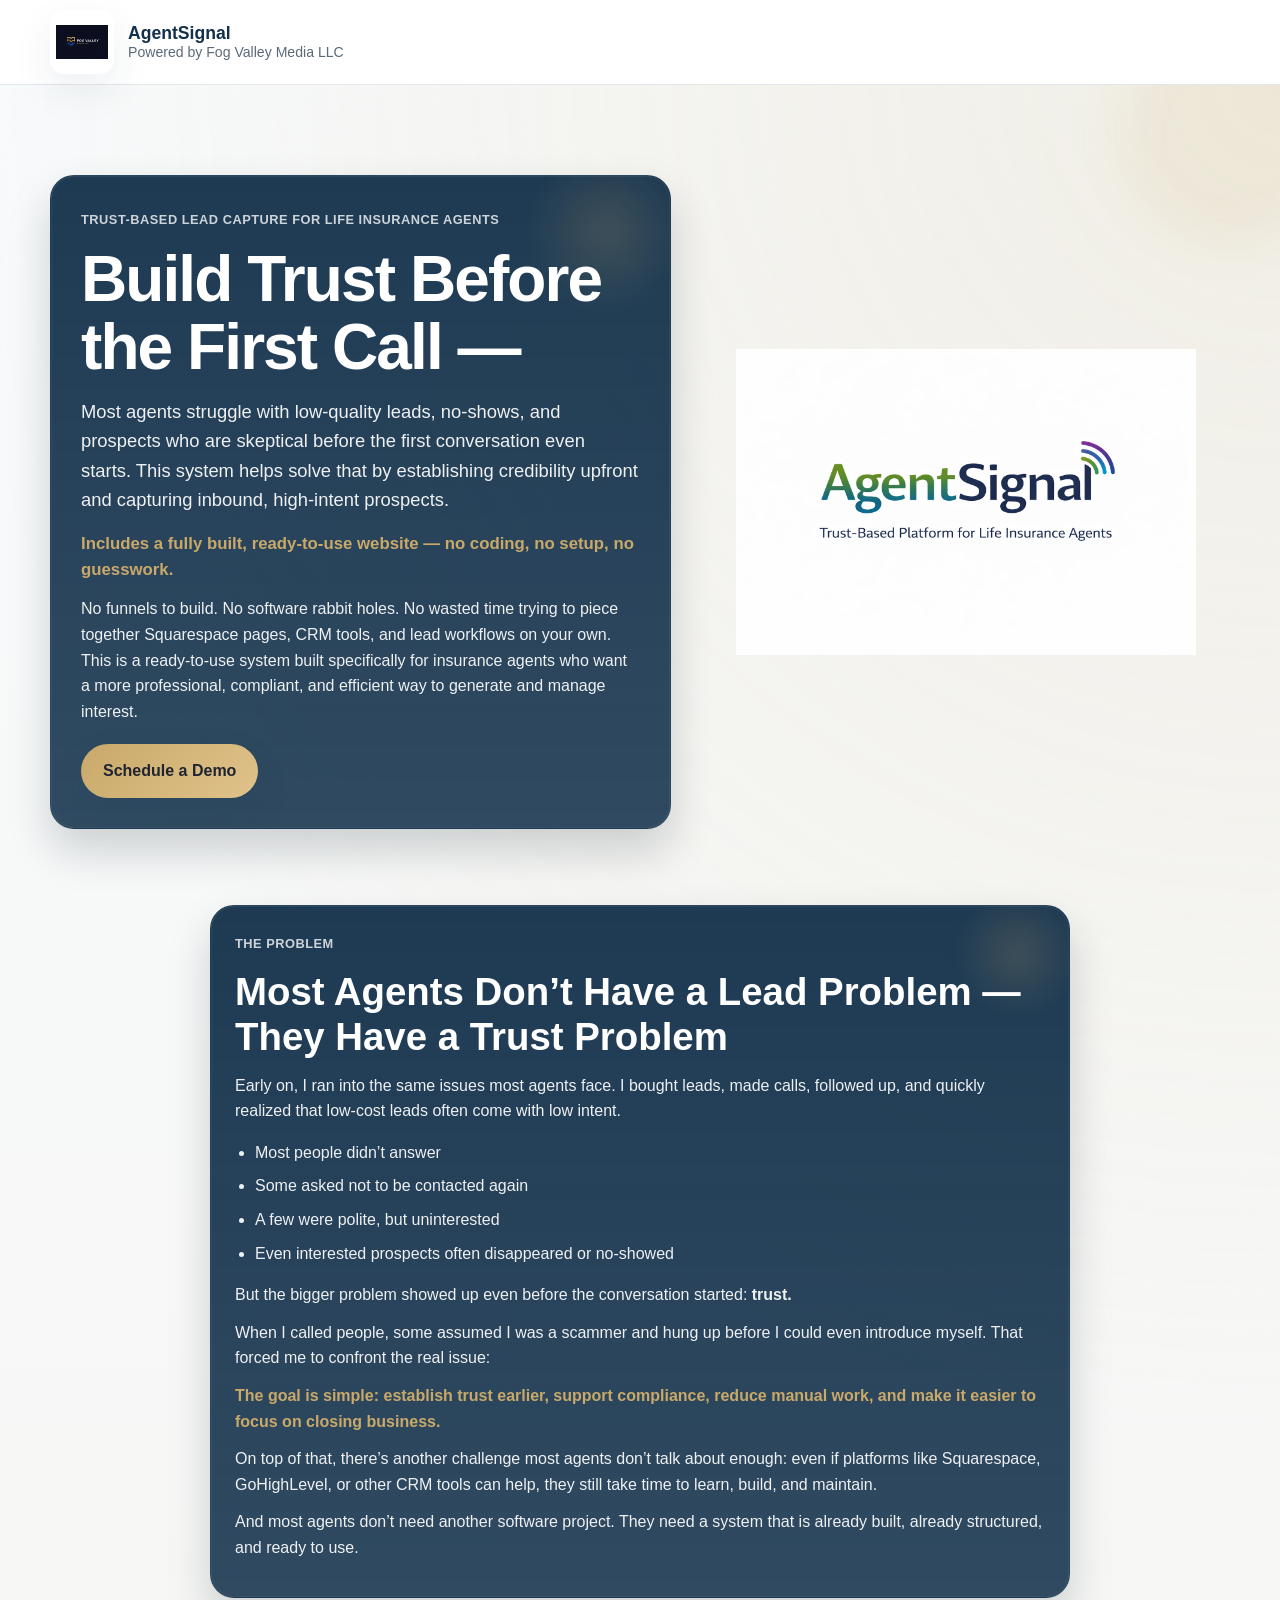
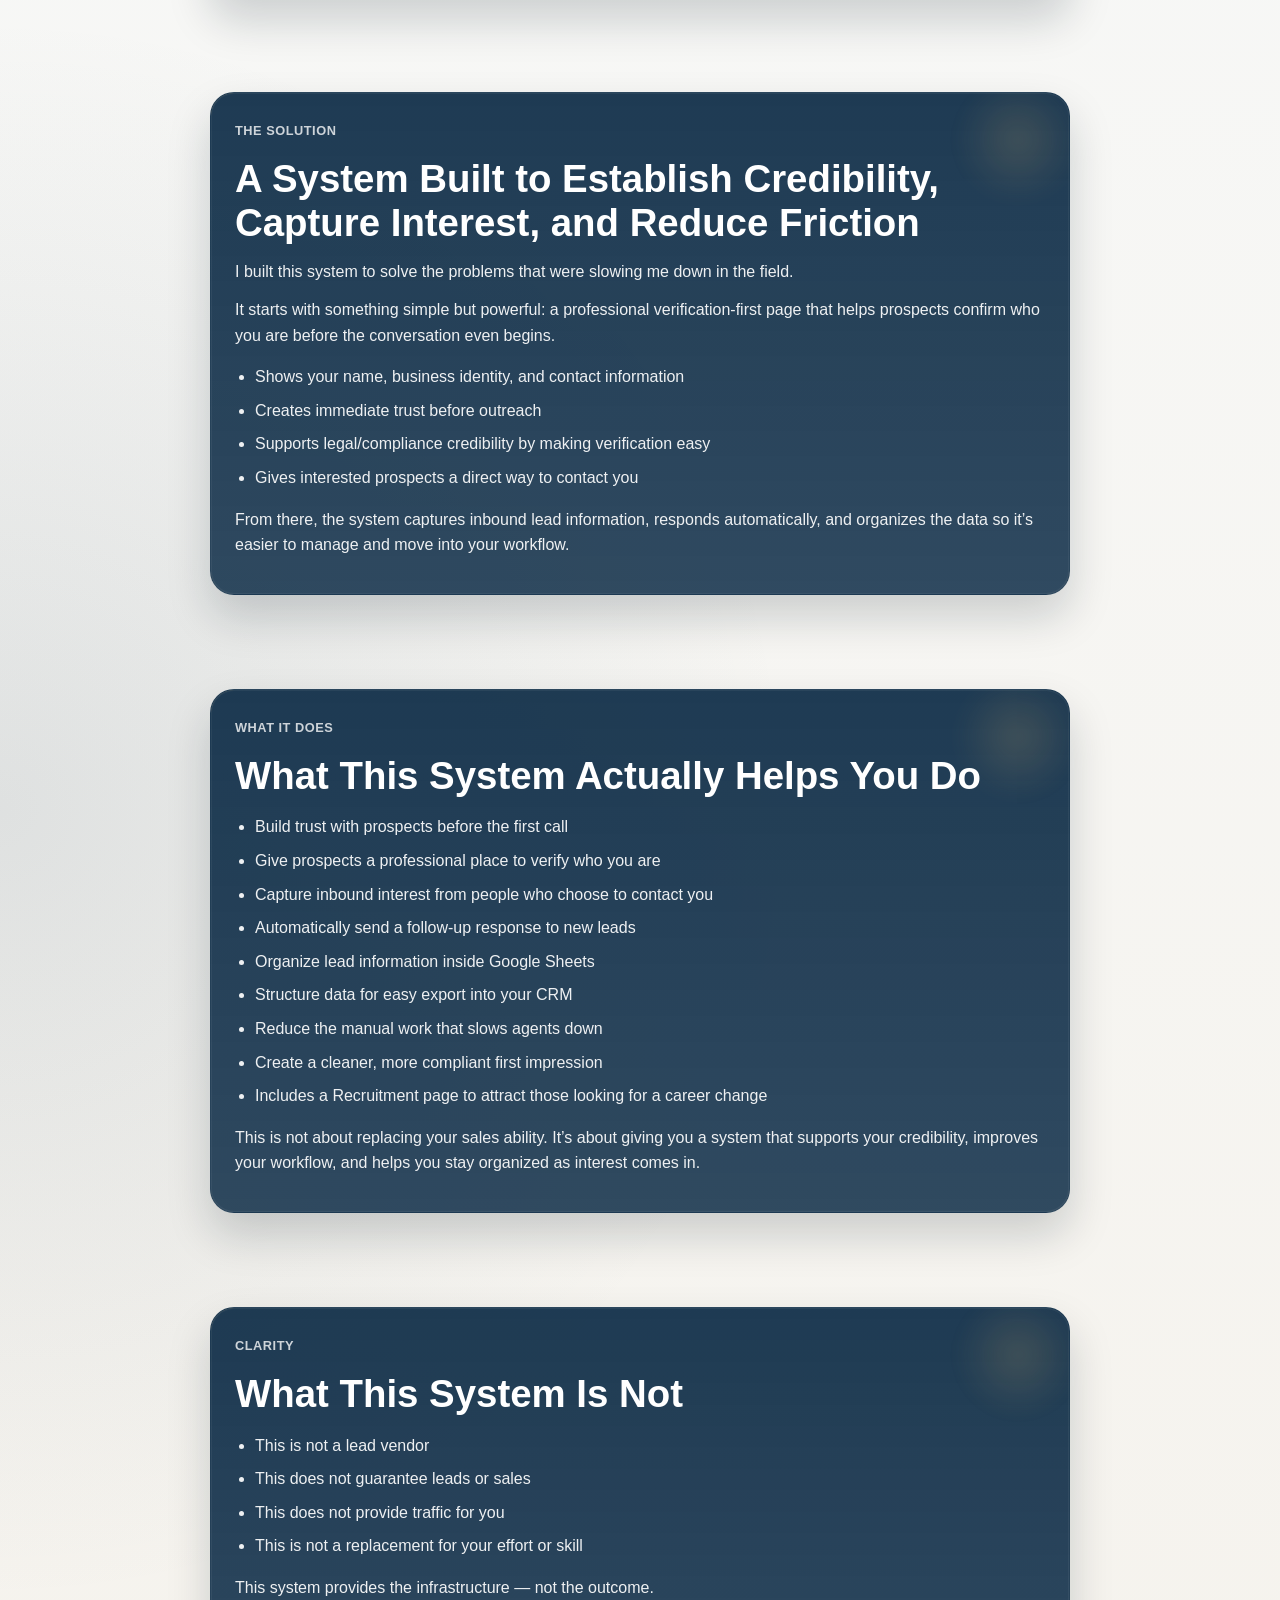
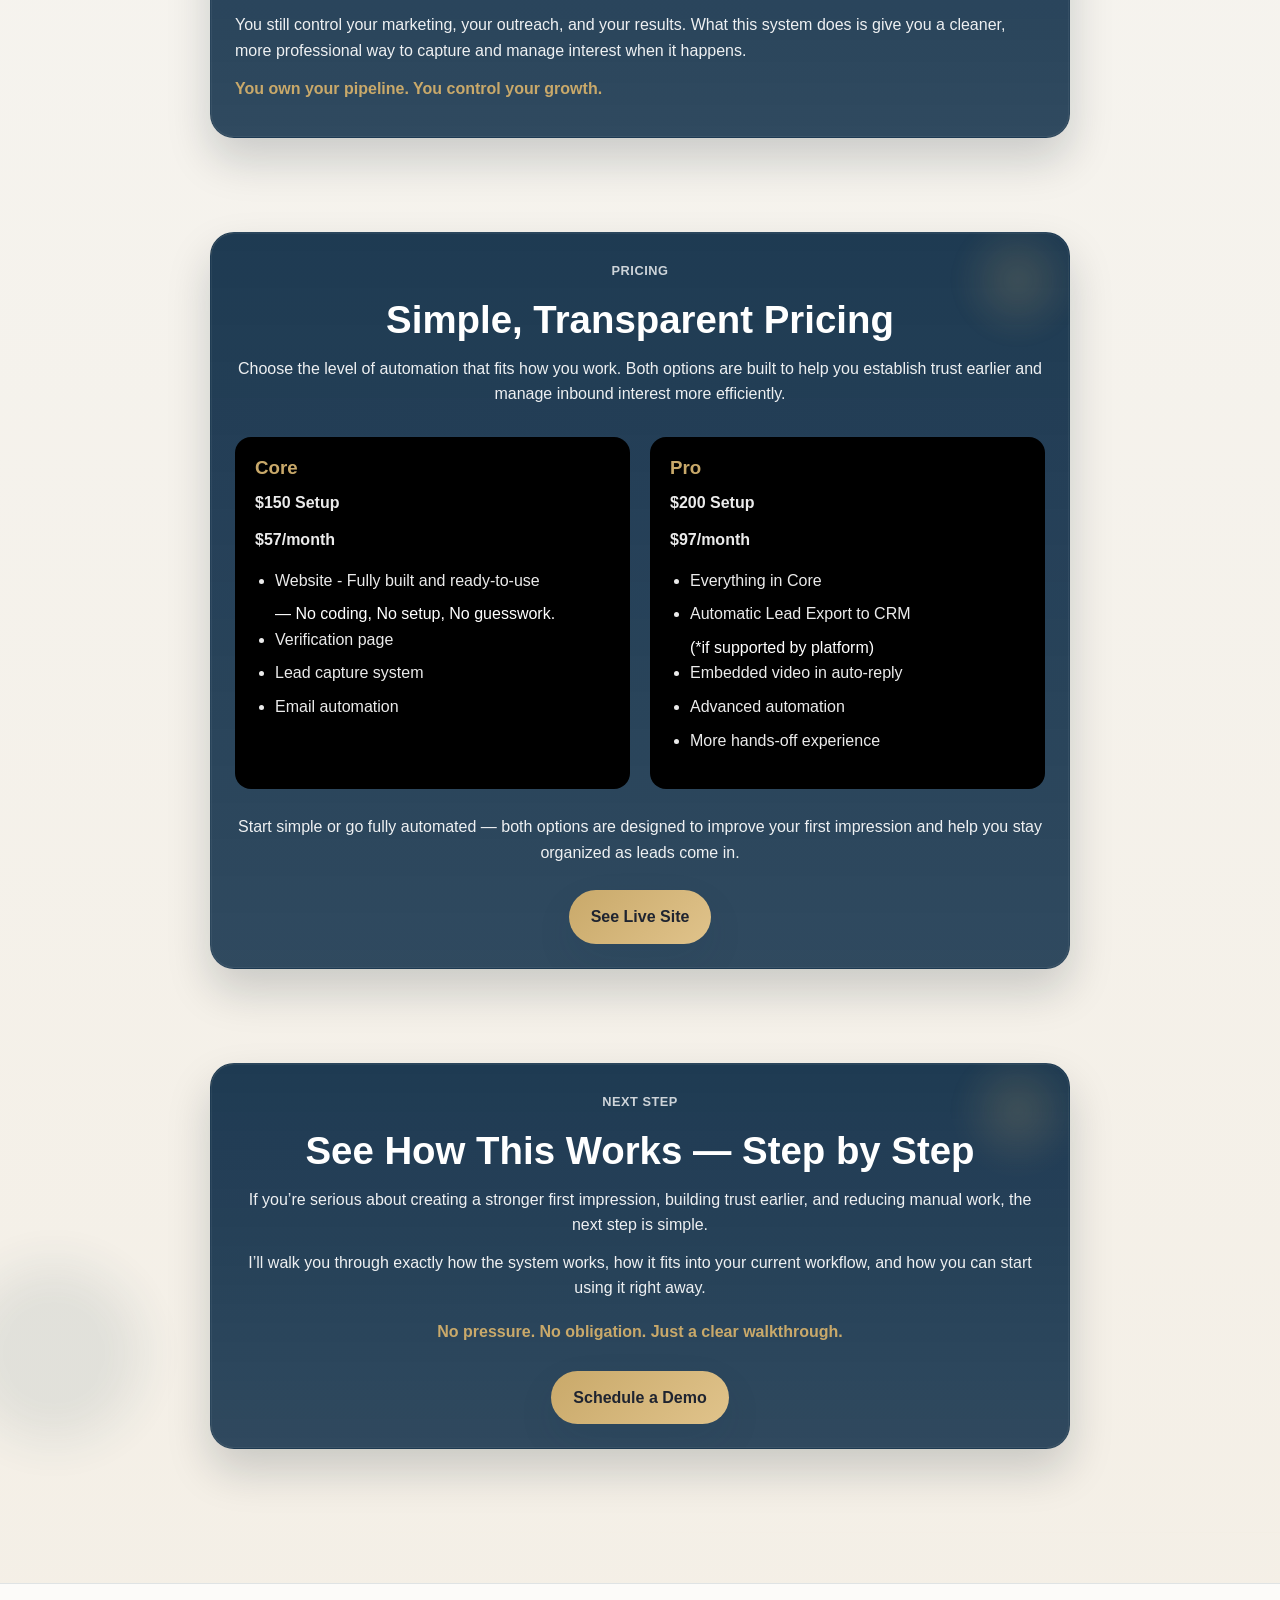
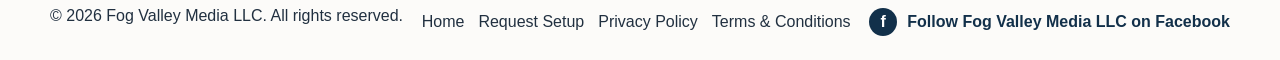
<file: index.html>
<!DOCTYPE html>
<html lang="en">
<head>
  <meta charset="UTF-8" />
  <meta name="viewport" content="width=device-width, initial-scale=1.0" />

  <title>AgentSignal | Powered by Fog Valley Media LLC</title>

  <!-- 🔒 Prevent search engines -->
  <meta name="robots" content="noindex, nofollow">

  <link rel="stylesheet" href="styles.css" />
<style>
  .lead-page {
    position: relative;
    overflow: hidden;
    background:
      radial-gradient(circle at top right, rgba(201, 169, 106, 0.16), transparent 28%),
      radial-gradient(circle at left center, rgba(18, 48, 74, 0.10), transparent 30%);
  }

  .lead-page::before,
  .lead-page::after {
    content: "";
    position: absolute;
    border-radius: 999px;
    pointer-events: none;
    filter: blur(24px);
    opacity: 0.8;
  }

  .lead-page::before {
    width: 220px;
    height: 220px;
    top: -60px;
    right: -60px;
    background: rgba(201, 169, 106, 0.14);
  }

  .lead-page::after {
    width: 180px;
    height: 180px;
    left: -36px;
    bottom: 90px;
    background: rgba(18, 48, 74, 0.10);
  }

  .lead-page .hero-copy,
  .lead-page .form-shell {
    position: relative;
    background: linear-gradient(180deg, rgba(18, 48, 74, 0.95), rgba(18, 48, 74, 0.87));
    color: #ffffff;
    border-radius: 24px;
    box-shadow:
      0 22px 44px rgba(10, 25, 41, 0.18),
      0 0 0 1px rgba(255,255,255,0.05) inset;
    overflow: hidden;
  }

  .lead-page .hero-copy::before,
  .lead-page .form-shell::before {
    content: "";
    position: absolute;
    inset: -1px;
    border-radius: inherit;
    padding: 1px;
    background: linear-gradient(
      135deg,
      rgba(201, 169, 106, 0.56),
      rgba(255, 255, 255, 0.08),
      rgba(201, 169, 106, 0.22)
    );
    -webkit-mask:
      linear-gradient(#fff 0 0) content-box,
      linear-gradient(#fff 0 0);
    -webkit-mask-composite: xor;
    mask-composite: exclude;
    pointer-events: none;
    opacity: 0.85;
  }

  .lead-page .hero-copy::after,
  .lead-page .form-shell::after {
    content: "";
    position: absolute;
    border-radius: 999px;
    pointer-events: none;
    opacity: 0.9;
    filter: blur(10px);
    background: radial-gradient(circle, rgba(201, 169, 106, 0.22), transparent 68%);
  }

  .lead-page .hero-copy::after {
    width: 165px;
    height: 165px;
    top: -28px;
    right: -18px;
  }

  .lead-page .form-shell::after {
    width: 130px;
    height: 130px;
    top: -18px;
    right: -14px;
  }

  .lead-page .hero-copy,
  .lead-page .form-shell {
    transition: transform 0.35s ease, box-shadow 0.35s ease;
  }

  .lead-page .hero-copy:hover,
  .lead-page .form-shell:hover {
    transform: translateY(-4px);
    box-shadow:
      0 28px 52px rgba(10, 25, 41, 0.24),
      0 0 0 1px rgba(255,255,255,0.07) inset,
      0 0 22px rgba(201, 169, 106, 0.12);
  }

  .lead-page .hero-copy h1,
  .lead-page .hero-copy .hero-subheadline,
  .lead-page .hero-copy .hero-support,
  .lead-page .hero-copy .eyebrow,
  .lead-page .form-shell h2,
  .lead-page .form-shell p,
  .lead-page .form-shell li,
  .lead-page .form-shell .eyebrow {
    position: relative;
    z-index: 1;
  }

  .lead-page .hero-copy h1,
  .lead-page .form-shell h2 {
    color: #ffffff;
  }

  .lead-page .hero-copy .eyebrow,
  .lead-page .form-shell .eyebrow {
    color: rgba(255,255,255,0.78);
  }

  .lead-page .hero-copy .hero-subheadline,
  .lead-page .hero-copy .hero-support,
  .lead-page .form-shell p,
  .lead-page .form-shell li {
    color: rgba(255,255,255,0.92);
  }

  .lead-page .form-shell ul {
    padding-left: 20px;
  }

  .lead-page .form-shell li {
    margin-bottom: 8px;
  }

  .lead-page .form-shell p.gold-callout {
    font-weight: 800;
    color: #c9a96a;
  }

  .lead-page .private-note {
    margin-top: 18px;
    font-size: 0.85rem;
    color: var(--text-soft);
    text-align: center;
  }

  .hero-logo {
    display: flex;
    align-items: center;
    justify-content: center;
    padding: 24px;
    min-width: 0;
  }

  .hero-logo-image {
    width: 100%;
    max-width: 460px;
    height: auto;
    object-fit: contain;
  }

  .honeypot {
    position: absolute;
    left: -9999px;
    opacity: 0;
    pointer-events: none;
  }

  @media (max-width: 900px) {
    .lead-page .hero-copy,
    .lead-page .form-shell {
      border-radius: 20px;
    }
  }

  @media (max-width: 640px) {
    .lead-page .hero-copy,
    .lead-page .form-shell {
      border-radius: 18px;
    }

    .lead-page .hero-copy::after,
    .lead-page .form-shell::after {
      width: 105px;
      height: 105px;
    }

    .hero-logo-image {
      max-width: 360px;
      margin: 0 auto;
    }
  }
</style>
</head>

<body>

  <header class="site-header">
    <div class="container nav-wrap">
      <a href="index.html" class="brand">
        <img src="Fog Valley Logo.png" alt="Fog Valley Media LLC logo" class="brand-logo" />
        <div class="brand-text">
          <span class="brand-name">AgentSignal</span>
          <span class="brand-tagline">Powered by Fog Valley Media LLC</span>
        </div>
      </a>
    </div>
  </header>

  <main class="section lead-page">
    <input type="text" name="company" class="honeypot" autocomplete="off" tabindex="-1" aria-hidden="true" />

    <section class="hero">
      <div class="container hero-grid">

        <div class="hero-copy reveal is-visible parallax-card" data-parallax-speed="0.10">
          <p class="eyebrow">Trust-Based Lead Capture for Life Insurance Agents</p>

          <h1>
            Build Trust Before the First Call —<br />
   
          </h1>

          <p class="hero-subheadline">
            Most agents struggle with low-quality leads, no-shows, and prospects who are skeptical before the first conversation even starts.
            This system helps solve that by establishing credibility upfront and capturing inbound, high-intent prospects.
          </p>
          <p class="hero-callout">
  Includes a fully built, ready-to-use website — no coding, no setup, no guesswork.
</p>

          <p class="hero-support">
            No funnels to build. No software rabbit holes. No wasted time trying to piece together Squarespace pages, CRM tools, and lead workflows on your own.
            This is a ready-to-use system built specifically for insurance agents who want a more professional, compliant, and efficient way to generate and manage interest.
          </p>

          <div class="hero-actions">
            <a href="agent-setup.html" class="btn btn-primary">
              Schedule a Demo
            </a>
          </div>
        </div>

        <div class="hero-logo reveal is-visible parallax-card" data-parallax-speed="0.08">
          <img src="AgentSignal.png" alt="AgentSignal logo" class="hero-logo-image" />
        </div>

      </div>
    </section>

    <section class="section">
      <div class="container narrow">
        <div class="form-shell" style="margin-top: 10px;">

          <p class="eyebrow">The Problem</p>
          <h2>Most Agents Don’t Have a Lead Problem — They Have a Trust Problem</h2>

          <p>
            Early on, I ran into the same issues most agents face. I bought leads, made calls, followed up, and quickly realized that low-cost leads often come with low intent.
          </p>

          <ul>
            <li>Most people didn’t answer</li>
            <li>Some asked not to be contacted again</li>
            <li>A few were polite, but uninterested</li>
            <li>Even interested prospects often disappeared or no-showed</li>
          </ul>

          <p>
            But the bigger problem showed up even before the conversation started: <strong>trust.</strong>
          </p>

          <p>
            When I called people, some assumed I was a scammer and hung up before I could even introduce myself. That forced me to confront the real issue:
          </p>

          <p class="gold-callout">
            The goal is simple: establish trust earlier, support compliance, reduce manual work, and make it easier to focus on closing business.
          </p>

          <p>
            On top of that, there’s another challenge most agents don’t talk about enough: even if platforms like Squarespace, GoHighLevel, or other CRM tools can help, they still take time to learn, build, and maintain.
          </p>

          <p>
            And most agents don’t need another software project. They need a system that is already built, already structured, and ready to use.
          </p>

        </div>
      </div>
    </section>

    <section class="section">
      <div class="container narrow">
        <div class="form-shell" style="margin-top: 10px;">

          <p class="eyebrow">The Solution</p>
          <h2>A System Built to Establish Credibility, Capture Interest, and Reduce Friction</h2>

          <p>
            I built this system to solve the problems that were slowing me down in the field.
          </p>

          <p>
            It starts with something simple but powerful: a professional verification-first page that helps prospects confirm who you are before the conversation even begins.
          </p>

          <ul>
            <li>Shows your name, business identity, and contact information</li>
            <li>Creates immediate trust before outreach</li>
            <li>Supports legal/compliance credibility by making verification easy</li>
            <li>Gives interested prospects a direct way to contact you</li>
          </ul>

          <p>
            From there, the system captures inbound lead information, responds automatically, and organizes the data so it’s easier to manage and move into your workflow.
          </p>

        </div>
      </div>
    </section>

    <section class="section">
      <div class="container narrow">
        <div class="form-shell" style="margin-top: 10px;">

          <p class="eyebrow">What It Does</p>
          <h2>What This System Actually Helps You Do</h2>

          <ul>
            <li>Build trust with prospects before the first call</li>
            <li>Give prospects a professional place to verify who you are</li>
            <li>Capture inbound interest from people who choose to contact you</li>
            <li>Automatically send a follow-up response to new leads</li>
            <li>Organize lead information inside Google Sheets</li>
            <li>Structure data for easy export into your CRM</li>
            <li>Reduce the manual work that slows agents down</li>
            <li>Create a cleaner, more compliant first impression</li>
            <li>Includes a Recruitment page to attract those looking for a career change</li>
          </ul>

          <p>
            This is not about replacing your sales ability. It’s about giving you a system that supports your credibility, improves your workflow, and helps you stay organized as interest comes in.
          </p>

        </div>
      </div>
    </section>

    <section class="section">
      <div class="container narrow">
        <div class="form-shell" style="margin-top: 10px;">

          <p class="eyebrow">Clarity</p>
          <h2>What This System Is Not</h2>

          <ul>
            <li>This is not a lead vendor</li>
            <li>This does not guarantee leads or sales</li>
            <li>This does not provide traffic for you</li>
            <li>This is not a replacement for your effort or skill</li>
          </ul>

          <p>
            This system provides the infrastructure — not the outcome.
          </p>

          <p>
            You still control your marketing, your outreach, and your results. What this system does is give you a cleaner, more professional way to capture and manage interest when it happens.
          </p>

          <p class="gold-callout">
            You own your pipeline. You control your growth.
          </p>

        </div>
      </div>
    </section>

    <section class="section">
      <div class="container narrow">
        <div class="form-shell" style="margin-top: 10px; text-align: center;">

          <p class="eyebrow">Pricing</p>

          <h2>Simple, Transparent Pricing</h2>

          <p>
            Choose the level of automation that fits how you work. Both options are built to help you establish trust earlier and manage inbound interest more efficiently.
          </p>

          <div style="display:grid; grid-template-columns:1fr 1fr; gap:20px; margin-top:30px; text-align:left;">

            <!-- CORE -->
            <div style="background:rgba(0,0,0,1); padding:20px; border-radius:16px;">
              <h3 style="margin-bottom:10px; color:#c9a96a; font-weight:800;">Core</h3>
              <p><strong>$150 Setup</strong></p>
              <p><strong>$57/month</strong></p>

              <ul style="margin-top:15px;">
                <li>Website - Fully built and ready-to-use</li>
                  </li>— No coding, No setup, No guesswork.</li>
                <li>Verification page</li>
                <li>Lead capture system</li>
                <li>Email automation</li>
               
             </ul>
            </div>

            <!-- PRO -->
            <div style="background:rgba(0,0,0,1); padding:20px; border-radius:16px;">
              <h3 style="margin-bottom:10px; color:#c9a96a; font-weight:800;">Pro</h3>
              <p><strong>$200 Setup</strong></p>
              <p><strong>$97/month</strong></p>

              <ul style="margin-top:15px;">
                <li>Everything in Core</li>
                <li>Automatic Lead Export to CRM </li>
                </li> (*if supported by platform)</li>
                <li>Embedded video in auto-reply</li>
                <li>Advanced automation</li>
                <li>More hands-off experience</li>
              </ul>
            </div>

          </div>

          <p style="margin-top:25px;">
            Start simple or go fully automated — both options are designed to improve your first impression and help you stay organized as leads come in.
          </p>

          <div style="margin-top:25px;">
            <a href="https://www.lombranaagency.com" target="_blank" class="btn btn-primary">
              See Live Site
            </a>
          </div>

        </div>
      </div>
    </section>

    <section class="section">
      <div class="container narrow">

        <div class="form-shell" style="margin-top: 10px; text-align: center;">

          <p class="eyebrow">Next Step</p>

          <h2>See How This Works — Step by Step</h2>

          <p>
            If you’re serious about creating a stronger first impression, building trust earlier, and reducing manual work, the next step is simple.
          </p>

          <p>
            I’ll walk you through exactly how the system works, how it fits into your current workflow, and how you can start using it right away.
          </p>

          <p class="gold-callout" style="margin-top: 18px;">
            No pressure. No obligation. Just a clear walkthrough.
          </p>

          <div style="margin-top: 26px;">
            <a href="agent-setup.html" class="btn btn-primary">
              Schedule a Demo
            </a>
          </div>

        </div>

      </div>
    </section>

    <div class="container narrow">
     
    </div>
  </main>

  <footer class="site-footer">
    <div class="container footer-inner">
      <p>© <span id="year"></span> Fog Valley Media LLC. All rights reserved.</p>

      <nav class="footer-nav">
        <a href="index.html">Home</a>
        <a href="agent-setup.html">Request Setup</a>
        <a href="privacy.html">Privacy Policy</a>
        <a href="terms.html">Terms &amp; Conditions</a>
      </nav>

      <a
        class="social-link"
        href="https://www.facebook.com/profile.php?id=61577456360968"
        target="_blank"
        rel="noopener noreferrer"
        aria-label="Follow Fog Valley Media LLC on Facebook"
      >
        <span class="social-icon">f</span>
        <span>Follow Fog Valley Media LLC on Facebook</span>
      </a>
    </div>
  </footer>

  <script src="script.js"></script>

</body>
</html>
</file>
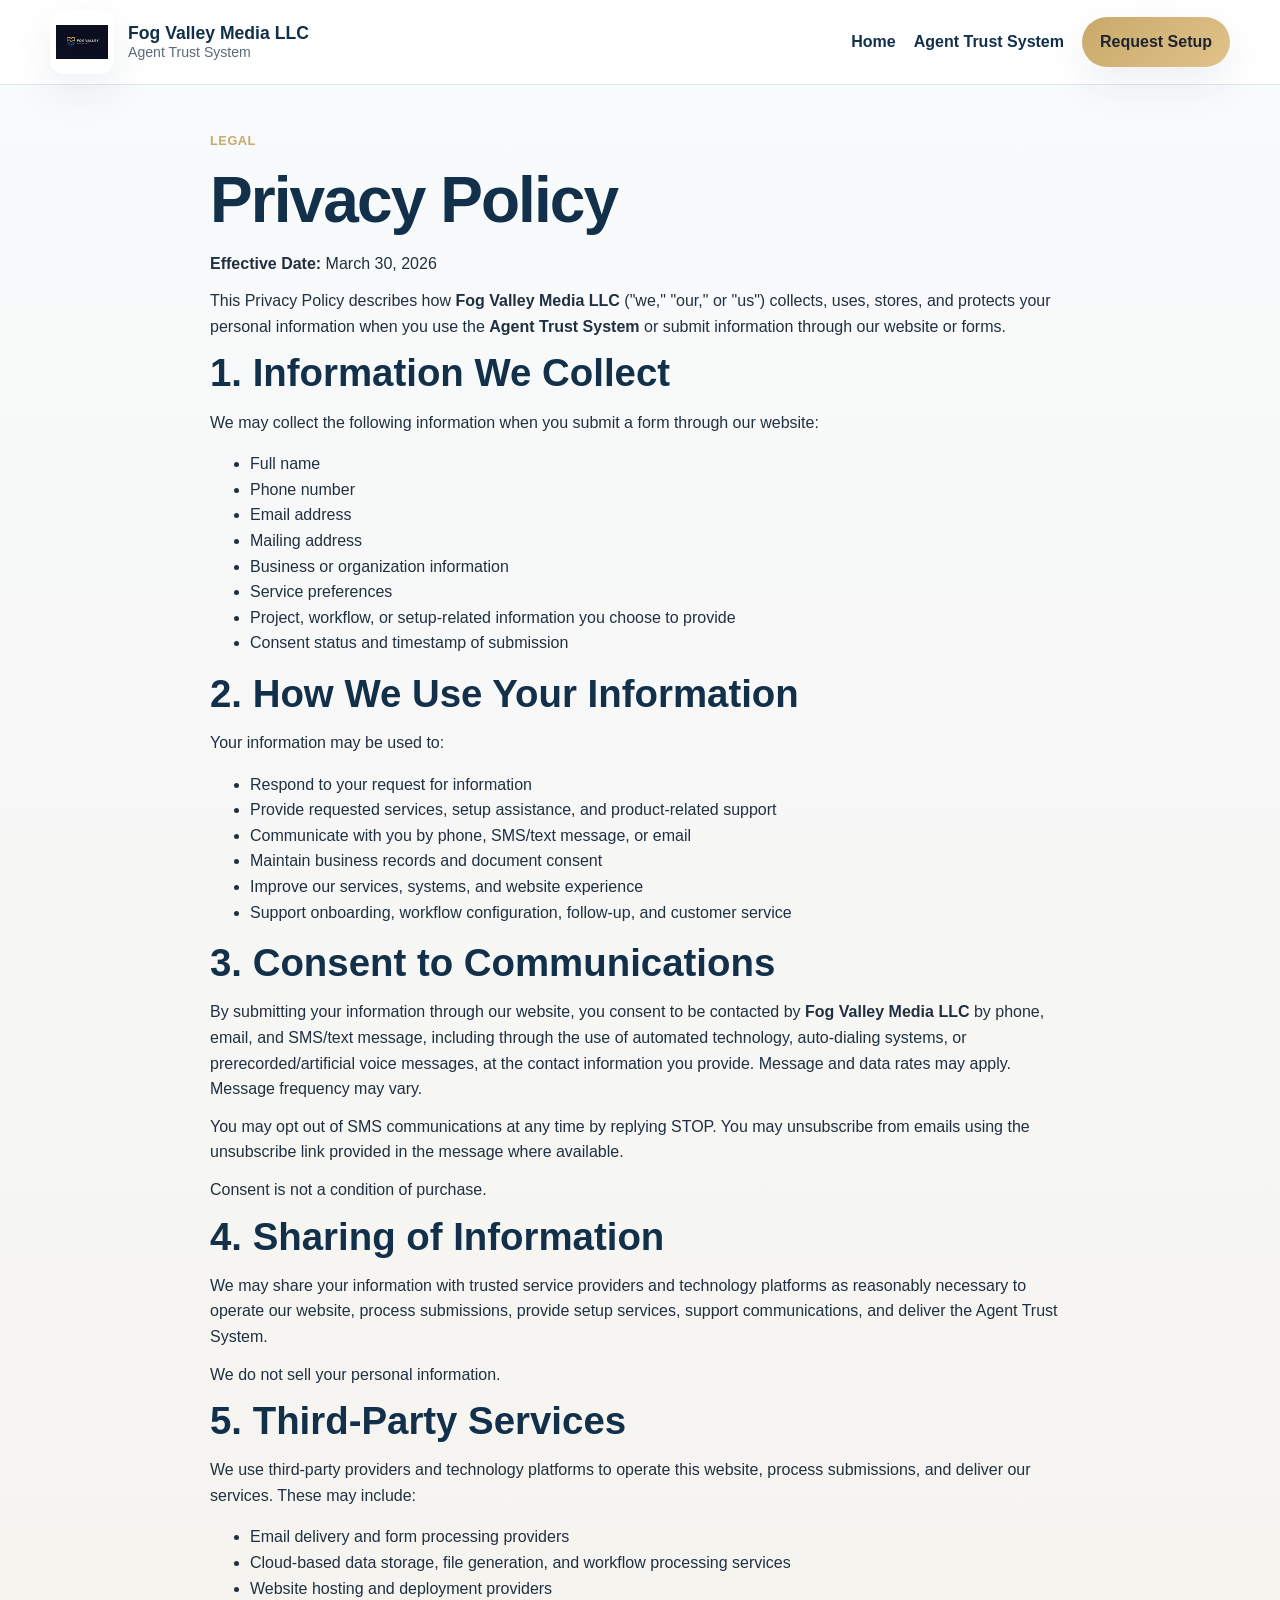
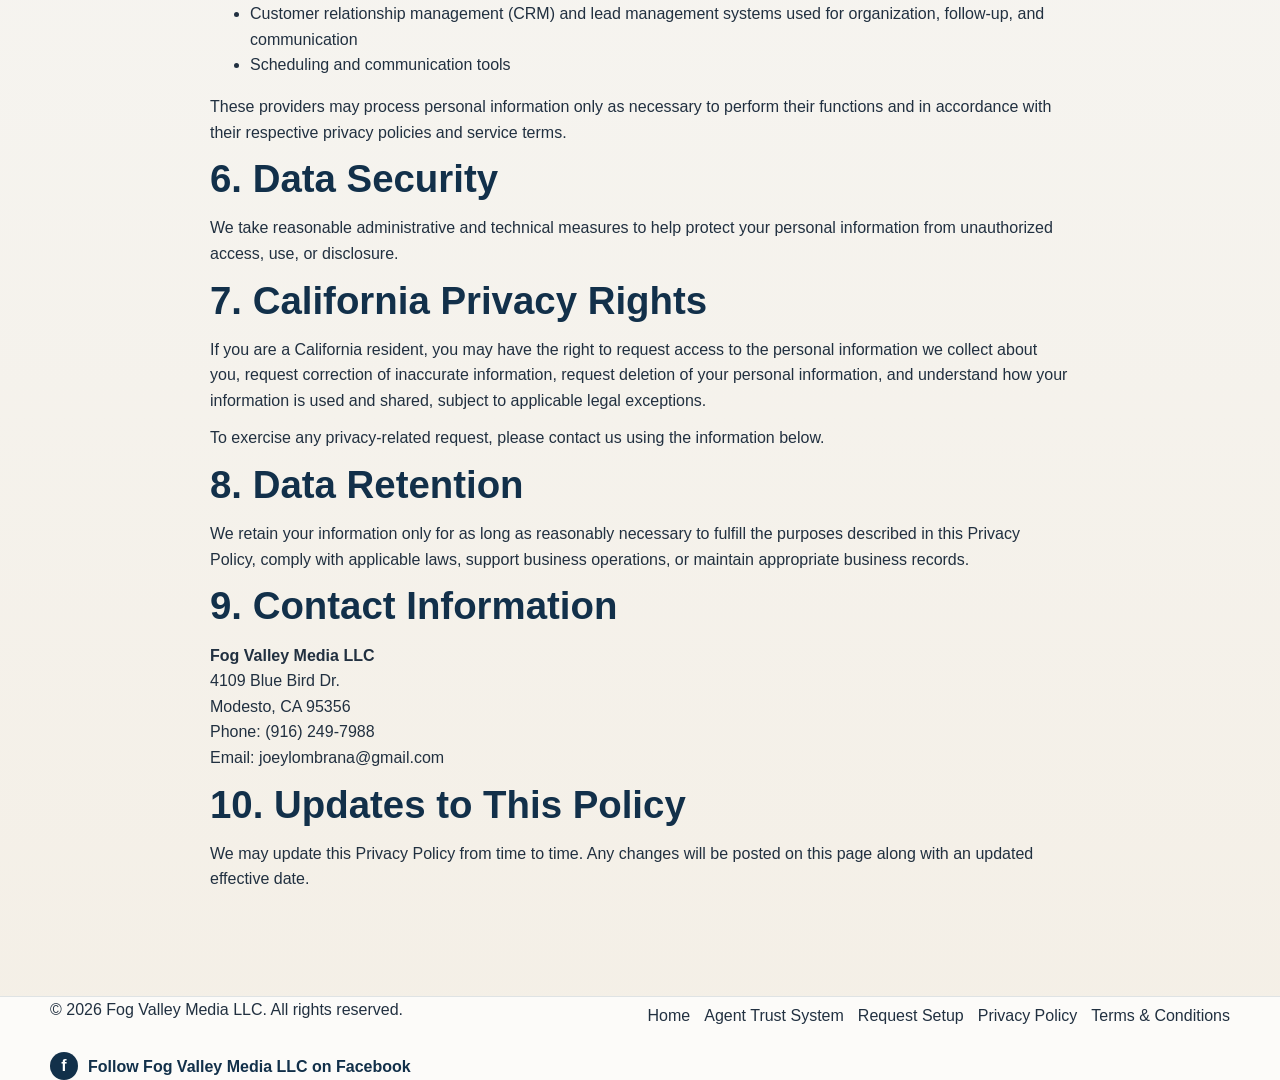
<file: Privacy-Policy.html>
<!DOCTYPE html>
<html lang="en">
<head>
  <meta charset="UTF-8" />
  <meta name="viewport" content="width=device-width, initial-scale=1.0" />
  <title>Privacy Policy | Agent Trust System</title>
  <meta
    name="description"
    content="Privacy Policy for the Agent Trust System, operated by Fog Valley Media LLC."
  />
  <meta name="robots" content="noindex, nofollow" />
  <link rel="stylesheet" href="styles.css?v=2" />
</head>
<body>
  <header class="site-header">
    <div class="container nav-wrap">
      <a href="index.html" class="brand" aria-label="Fog Valley Media home">
        <img src="Fog Valley Logo.png" alt="Fog Valley Media LLC logo" class="brand-logo" />
        <div class="brand-text">
          <span class="brand-name">Fog Valley Media LLC</span>
          <span class="brand-tagline">Agent Trust System</span>
        </div>
      </a>

      <button class="menu-toggle" aria-label="Open menu" aria-expanded="false">☰</button>

      <nav class="site-nav">
        <a href="index.html">Home</a>
        <a href="agent-trust-system.html">Agent Trust System</a>
        <a href="agent-setup.html" class="nav-cta">Request Setup</a>
      </nav>
    </div>
  </header>

  <main class="section">
    <div class="container narrow">
      <p class="eyebrow">Legal</p>
      <h1 class="page-title">Privacy Policy</h1>

      <p><strong>Effective Date:</strong> March 30, 2026</p>

      <p>
        This Privacy Policy describes how <strong>Fog Valley Media LLC</strong> ("we," "our," or "us")
        collects, uses, stores, and protects your personal information when you use the
        <strong>Agent Trust System</strong> or submit information through our website or forms.
      </p>

      <h2>1. Information We Collect</h2>
      <p>We may collect the following information when you submit a form through our website:</p>
      <ul>
        <li>Full name</li>
        <li>Phone number</li>
        <li>Email address</li>
        <li>Mailing address</li>
        <li>Business or organization information</li>
        <li>Service preferences</li>
        <li>Project, workflow, or setup-related information you choose to provide</li>
        <li>Consent status and timestamp of submission</li>
      </ul>

      <h2>2. How We Use Your Information</h2>
      <p>Your information may be used to:</p>
      <ul>
        <li>Respond to your request for information</li>
        <li>Provide requested services, setup assistance, and product-related support</li>
        <li>Communicate with you by phone, SMS/text message, or email</li>
        <li>Maintain business records and document consent</li>
        <li>Improve our services, systems, and website experience</li>
        <li>Support onboarding, workflow configuration, follow-up, and customer service</li>
      </ul>

      <h2>3. Consent to Communications</h2>
      <p>
        By submitting your information through our website, you consent to be contacted by
        <strong>Fog Valley Media LLC</strong> by phone, email, and SMS/text message, including through
        the use of automated technology, auto-dialing systems, or prerecorded/artificial voice messages,
        at the contact information you provide. Message and data rates may apply. Message frequency may vary.
      </p>
      <p>
        You may opt out of SMS communications at any time by replying STOP. You may unsubscribe from emails
        using the unsubscribe link provided in the message where available.
      </p>
      <p>
        Consent is not a condition of purchase.
      </p>

      <h2>4. Sharing of Information</h2>
      <p>
        We may share your information with trusted service providers and technology platforms as reasonably
        necessary to operate our website, process submissions, provide setup services, support communications,
        and deliver the Agent Trust System.
      </p>
      <p>
        We do not sell your personal information.
      </p>

      <h2>5. Third-Party Services</h2>
      <p>
        We use third-party providers and technology platforms to operate this website, process submissions,
        and deliver our services. These may include:
      </p>
      <ul>
        <li>Email delivery and form processing providers</li>
        <li>Cloud-based data storage, file generation, and workflow processing services</li>
        <li>Website hosting and deployment providers</li>
        <li>Customer relationship management (CRM) and lead management systems used for organization, follow-up, and communication</li>
        <li>Scheduling and communication tools</li>
      </ul>
      <p>
        These providers may process personal information only as necessary to perform their functions and in
        accordance with their respective privacy policies and service terms.
      </p>

      <h2>6. Data Security</h2>
      <p>
        We take reasonable administrative and technical measures to help protect your personal information
        from unauthorized access, use, or disclosure.
      </p>

      <h2>7. California Privacy Rights</h2>
      <p>
        If you are a California resident, you may have the right to request access to the personal information
        we collect about you, request correction of inaccurate information, request deletion of your personal
        information, and understand how your information is used and shared, subject to applicable legal exceptions.
      </p>
      <p>
        To exercise any privacy-related request, please contact us using the information below.
      </p>

      <h2>8. Data Retention</h2>
      <p>
        We retain your information only for as long as reasonably necessary to fulfill the purposes described
        in this Privacy Policy, comply with applicable laws, support business operations, or maintain
        appropriate business records.
      </p>

      <h2>9. Contact Information</h2>
      <p>
        <strong>Fog Valley Media LLC</strong><br />
        &#52;&#49;&#48;&#57; Blue Bird Dr.<br />
        Modesto, CA &#57;&#53;&#51;&#53;&#54;<br />
        Phone: (&#57;&#49;&#54;) &#50;&#52;&#57;-&#55;&#57;&#56;&#56;<br />
        Email: <a href="mailto:joeylombrana@gmail.com">joeylombrana&#64;gmail&#46;com</a>
      </p>

      <h2>10. Updates to This Policy</h2>
      <p>
        We may update this Privacy Policy from time to time. Any changes will be posted on this page along
        with an updated effective date.
      </p>
    </div>
  </main>

  <footer class="site-footer">
    <div class="container footer-inner">
      <p>© <span id="year"></span> Fog Valley Media LLC. All rights reserved.</p>
      <nav class="footer-nav">
        <a href="index.html">Home</a>
        <a href="agent-trust-system.html">Agent Trust System</a>
        <a href="agent-setup.html">Request Setup</a>
        <a href="privacy.html">Privacy Policy</a>
        <a href="terms.html">Terms &amp; Conditions</a>
      </nav>
      <a
        class="social-link"
        href="https://www.facebook.com/profile.php?id=61577456360968"
        target="_blank"
        rel="noopener noreferrer"
        aria-label="Follow Fog Valley Media LLC on Facebook"
      >
        <span class="social-icon">f</span>
        <span>Follow Fog Valley Media LLC on Facebook</span>
      </a>
    </div>
  </footer>

  <script src="script.js?v=27"></script>
</body>
</html>
</file>
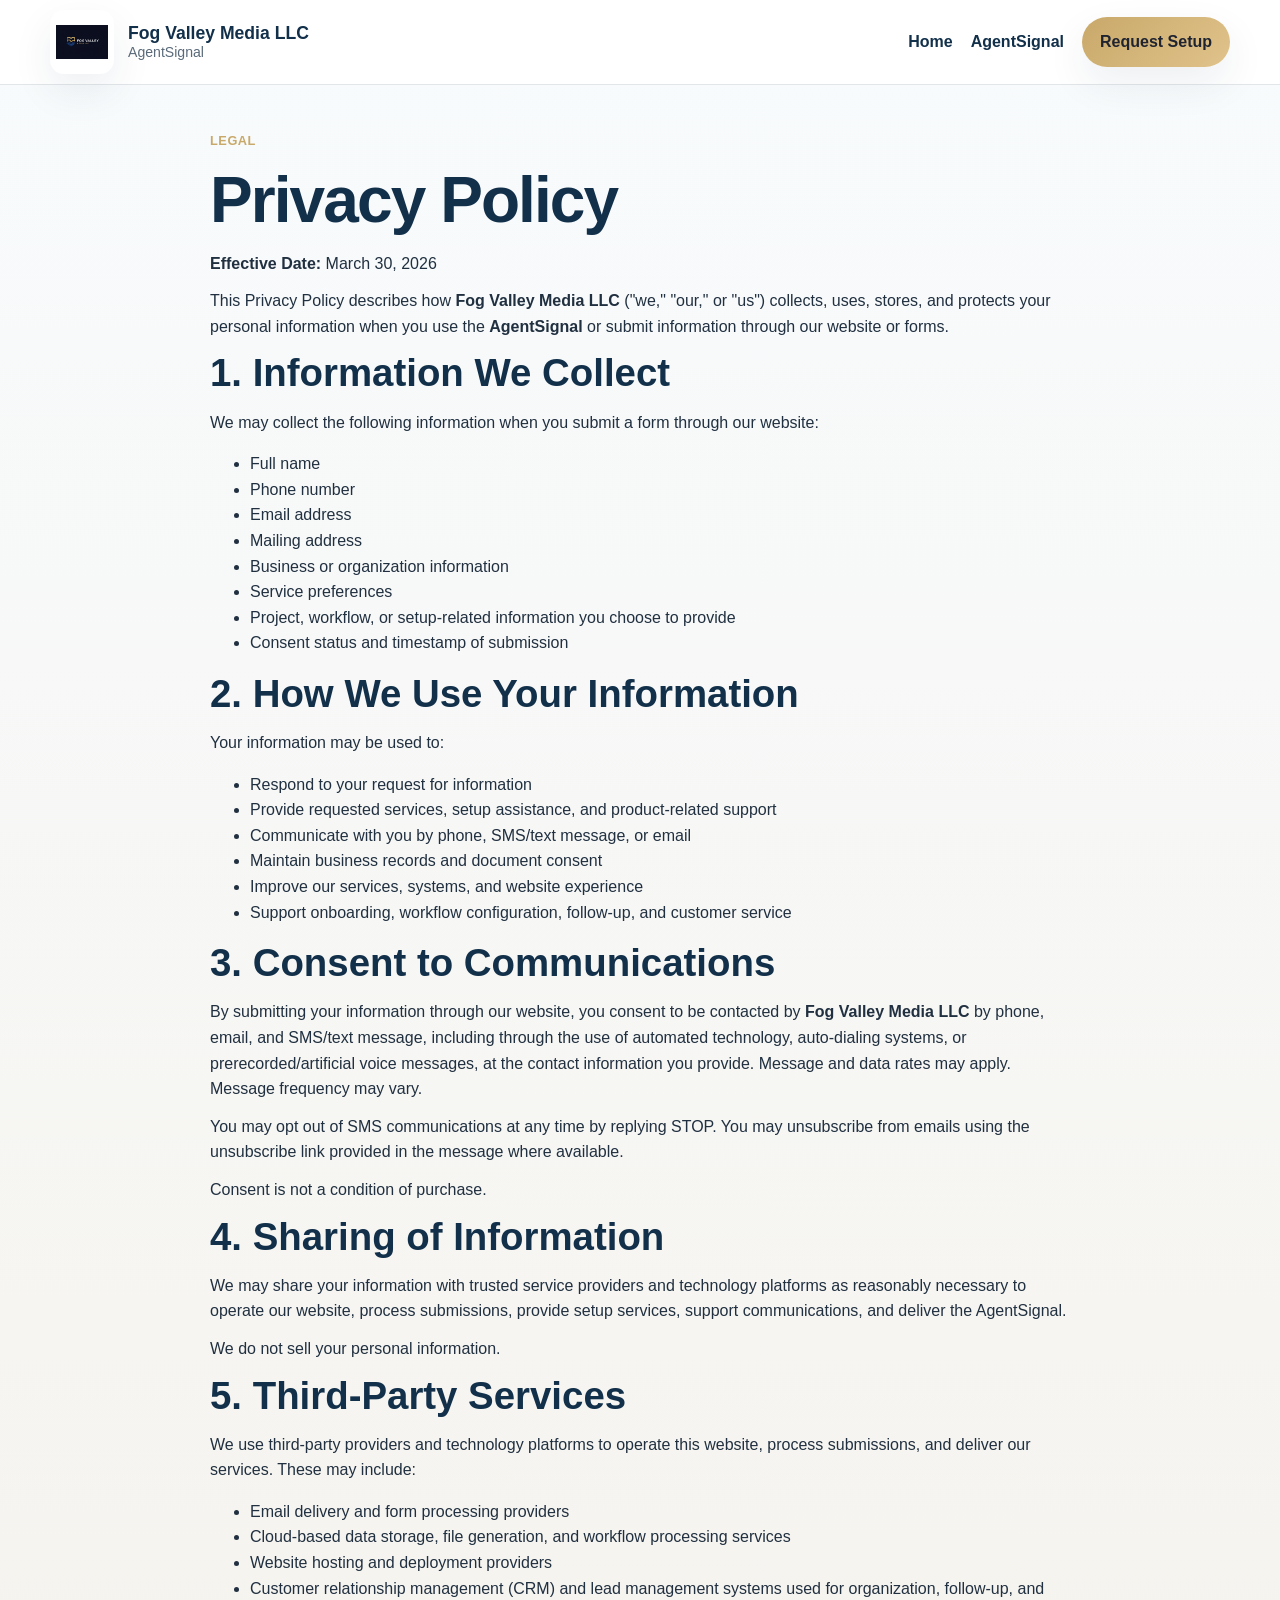
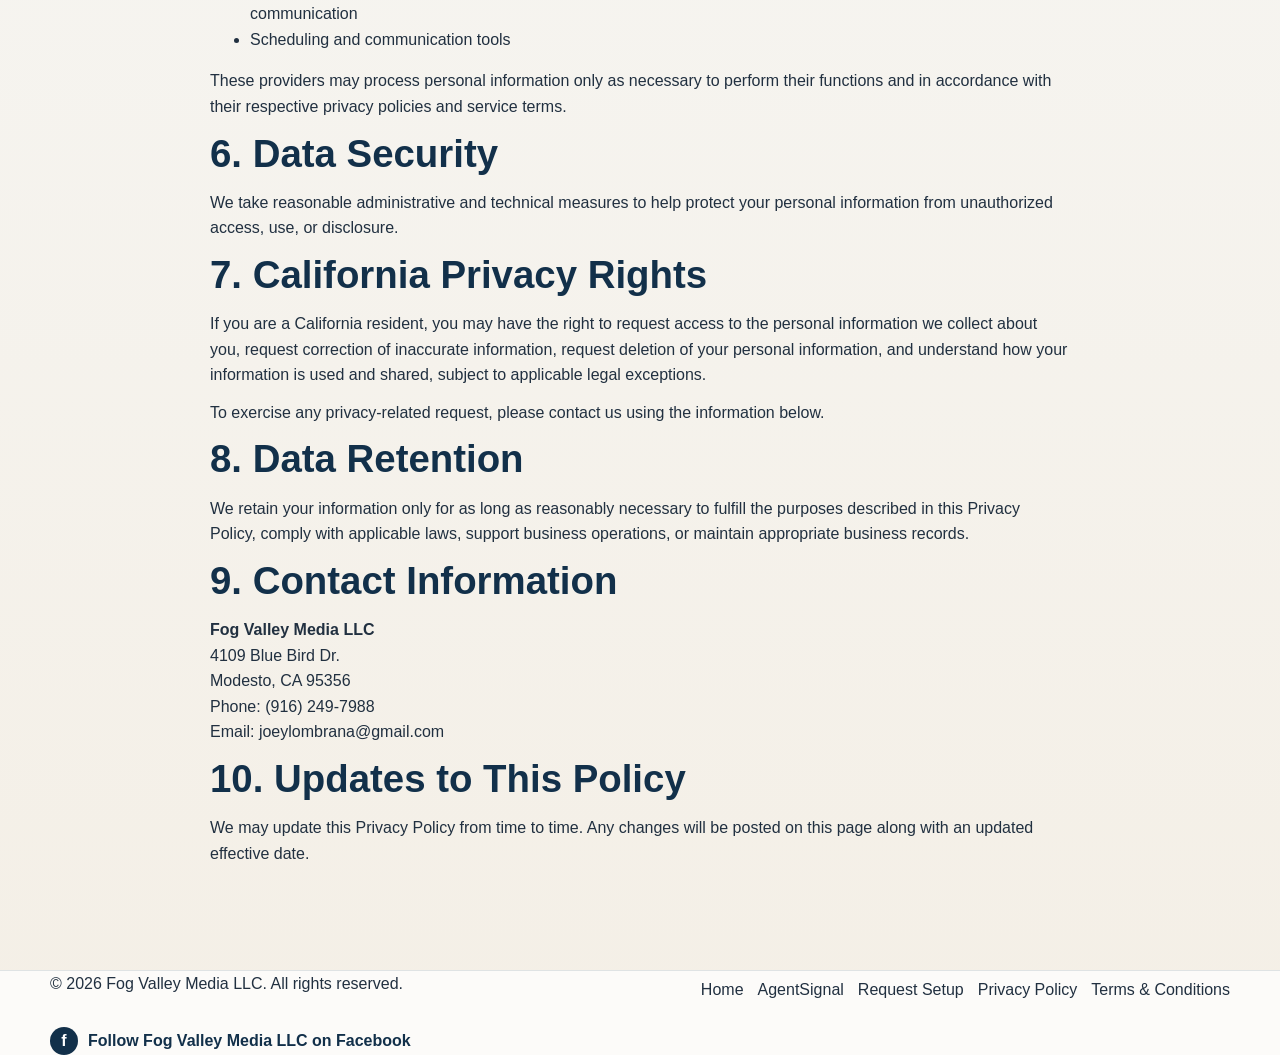
<file: privacy.html>
<!DOCTYPE html>
<html lang="en">
<head>
  <meta charset="UTF-8" />
  <meta name="viewport" content="width=device-width, initial-scale=1.0" />
  <title>Privacy Policy | AgentSignal</title>
  <meta
    name="description"
    content="Privacy Policy for the AgentSignal, operated by Fog Valley Media LLC."
  />
  <meta name="robots" content="noindex, nofollow" />
  <link rel="stylesheet" href="styles.css?v=2" />
</head>
<body>
  <header class="site-header">
    <div class="container nav-wrap">
      <a href="index.html" class="brand" aria-label="Fog Valley Media home">
        <img src="Fog Valley Logo.png" alt="Fog Valley Media LLC logo" class="brand-logo" />
        <div class="brand-text">
          <span class="brand-name">Fog Valley Media LLC</span>
          <span class="brand-tagline">AgentSignal</span>
        </div>
      </a>

      <button class="menu-toggle" aria-label="Open menu" aria-expanded="false">☰</button>

      <nav class="site-nav">
        <a href="index.html">Home</a>
        <a href="agent-trust-system.html">AgentSignal</a>
        <a href="agent-setup.html" class="nav-cta">Request Setup</a>
      </nav>
    </div>
  </header>

  <main class="section">
    <div class="container narrow">
      <p class="eyebrow">Legal</p>
      <h1 class="page-title">Privacy Policy</h1>

      <p><strong>Effective Date:</strong> March 30, 2026</p>

      <p>
        This Privacy Policy describes how <strong>Fog Valley Media LLC</strong> ("we," "our," or "us")
        collects, uses, stores, and protects your personal information when you use the
        <strong>AgentSignal</strong> or submit information through our website or forms.
      </p>

      <h2>1. Information We Collect</h2>
      <p>We may collect the following information when you submit a form through our website:</p>
      <ul>
        <li>Full name</li>
        <li>Phone number</li>
        <li>Email address</li>
        <li>Mailing address</li>
        <li>Business or organization information</li>
        <li>Service preferences</li>
        <li>Project, workflow, or setup-related information you choose to provide</li>
        <li>Consent status and timestamp of submission</li>
      </ul>

      <h2>2. How We Use Your Information</h2>
      <p>Your information may be used to:</p>
      <ul>
        <li>Respond to your request for information</li>
        <li>Provide requested services, setup assistance, and product-related support</li>
        <li>Communicate with you by phone, SMS/text message, or email</li>
        <li>Maintain business records and document consent</li>
        <li>Improve our services, systems, and website experience</li>
        <li>Support onboarding, workflow configuration, follow-up, and customer service</li>
      </ul>

      <h2>3. Consent to Communications</h2>
      <p>
        By submitting your information through our website, you consent to be contacted by
        <strong>Fog Valley Media LLC</strong> by phone, email, and SMS/text message, including through
        the use of automated technology, auto-dialing systems, or prerecorded/artificial voice messages,
        at the contact information you provide. Message and data rates may apply. Message frequency may vary.
      </p>
      <p>
        You may opt out of SMS communications at any time by replying STOP. You may unsubscribe from emails
        using the unsubscribe link provided in the message where available.
      </p>
      <p>
        Consent is not a condition of purchase.
      </p>

      <h2>4. Sharing of Information</h2>
      <p>
        We may share your information with trusted service providers and technology platforms as reasonably
        necessary to operate our website, process submissions, provide setup services, support communications,
        and deliver the AgentSignal.
      </p>
      <p>
        We do not sell your personal information.
      </p>

      <h2>5. Third-Party Services</h2>
      <p>
        We use third-party providers and technology platforms to operate this website, process submissions,
        and deliver our services. These may include:
      </p>
      <ul>
        <li>Email delivery and form processing providers</li>
        <li>Cloud-based data storage, file generation, and workflow processing services</li>
        <li>Website hosting and deployment providers</li>
        <li>Customer relationship management (CRM) and lead management systems used for organization, follow-up, and communication</li>
        <li>Scheduling and communication tools</li>
      </ul>
      <p>
        These providers may process personal information only as necessary to perform their functions and in
        accordance with their respective privacy policies and service terms.
      </p>

      <h2>6. Data Security</h2>
      <p>
        We take reasonable administrative and technical measures to help protect your personal information
        from unauthorized access, use, or disclosure.
      </p>

      <h2>7. California Privacy Rights</h2>
      <p>
        If you are a California resident, you may have the right to request access to the personal information
        we collect about you, request correction of inaccurate information, request deletion of your personal
        information, and understand how your information is used and shared, subject to applicable legal exceptions.
      </p>
      <p>
        To exercise any privacy-related request, please contact us using the information below.
      </p>

      <h2>8. Data Retention</h2>
      <p>
        We retain your information only for as long as reasonably necessary to fulfill the purposes described
        in this Privacy Policy, comply with applicable laws, support business operations, or maintain
        appropriate business records.
      </p>

      <h2>9. Contact Information</h2>
      <p>
        <strong>Fog Valley Media LLC</strong><br />
        &#52;&#49;&#48;&#57; Blue Bird Dr.<br />
        Modesto, CA &#57;&#53;&#51;&#53;&#54;<br />
        Phone: (&#57;&#49;&#54;) &#50;&#52;&#57;-&#55;&#57;&#56;&#56;<br />
        Email: <a href="mailto:joeylombrana@gmail.com">joeylombrana&#64;gmail&#46;com</a>
      </p>

      <h2>10. Updates to This Policy</h2>
      <p>
        We may update this Privacy Policy from time to time. Any changes will be posted on this page along
        with an updated effective date.
      </p>
    </div>
  </main>

  <footer class="site-footer">
    <div class="container footer-inner">
      <p>© <span id="year"></span> Fog Valley Media LLC. All rights reserved.</p>
      <nav class="footer-nav">
        <a href="index.html">Home</a>
        <a href="agent-trust-system.html">AgentSignal</a>
        <a href="agent-setup.html">Request Setup</a>
        <a href="privacy.html">Privacy Policy</a>
        <a href="terms.html">Terms &amp; Conditions</a>
      </nav>
      <a
        class="social-link"
        href="https://www.facebook.com/profile.php?id=61577456360968"
        target="_blank"
        rel="noopener noreferrer"
        aria-label="Follow Fog Valley Media LLC on Facebook"
      >
        <span class="social-icon">f</span>
        <span>Follow Fog Valley Media LLC on Facebook</span>
      </a>
    </div>
  </footer>

  <script src="script.js?v=27"></script>
</body>
</html>
</file>
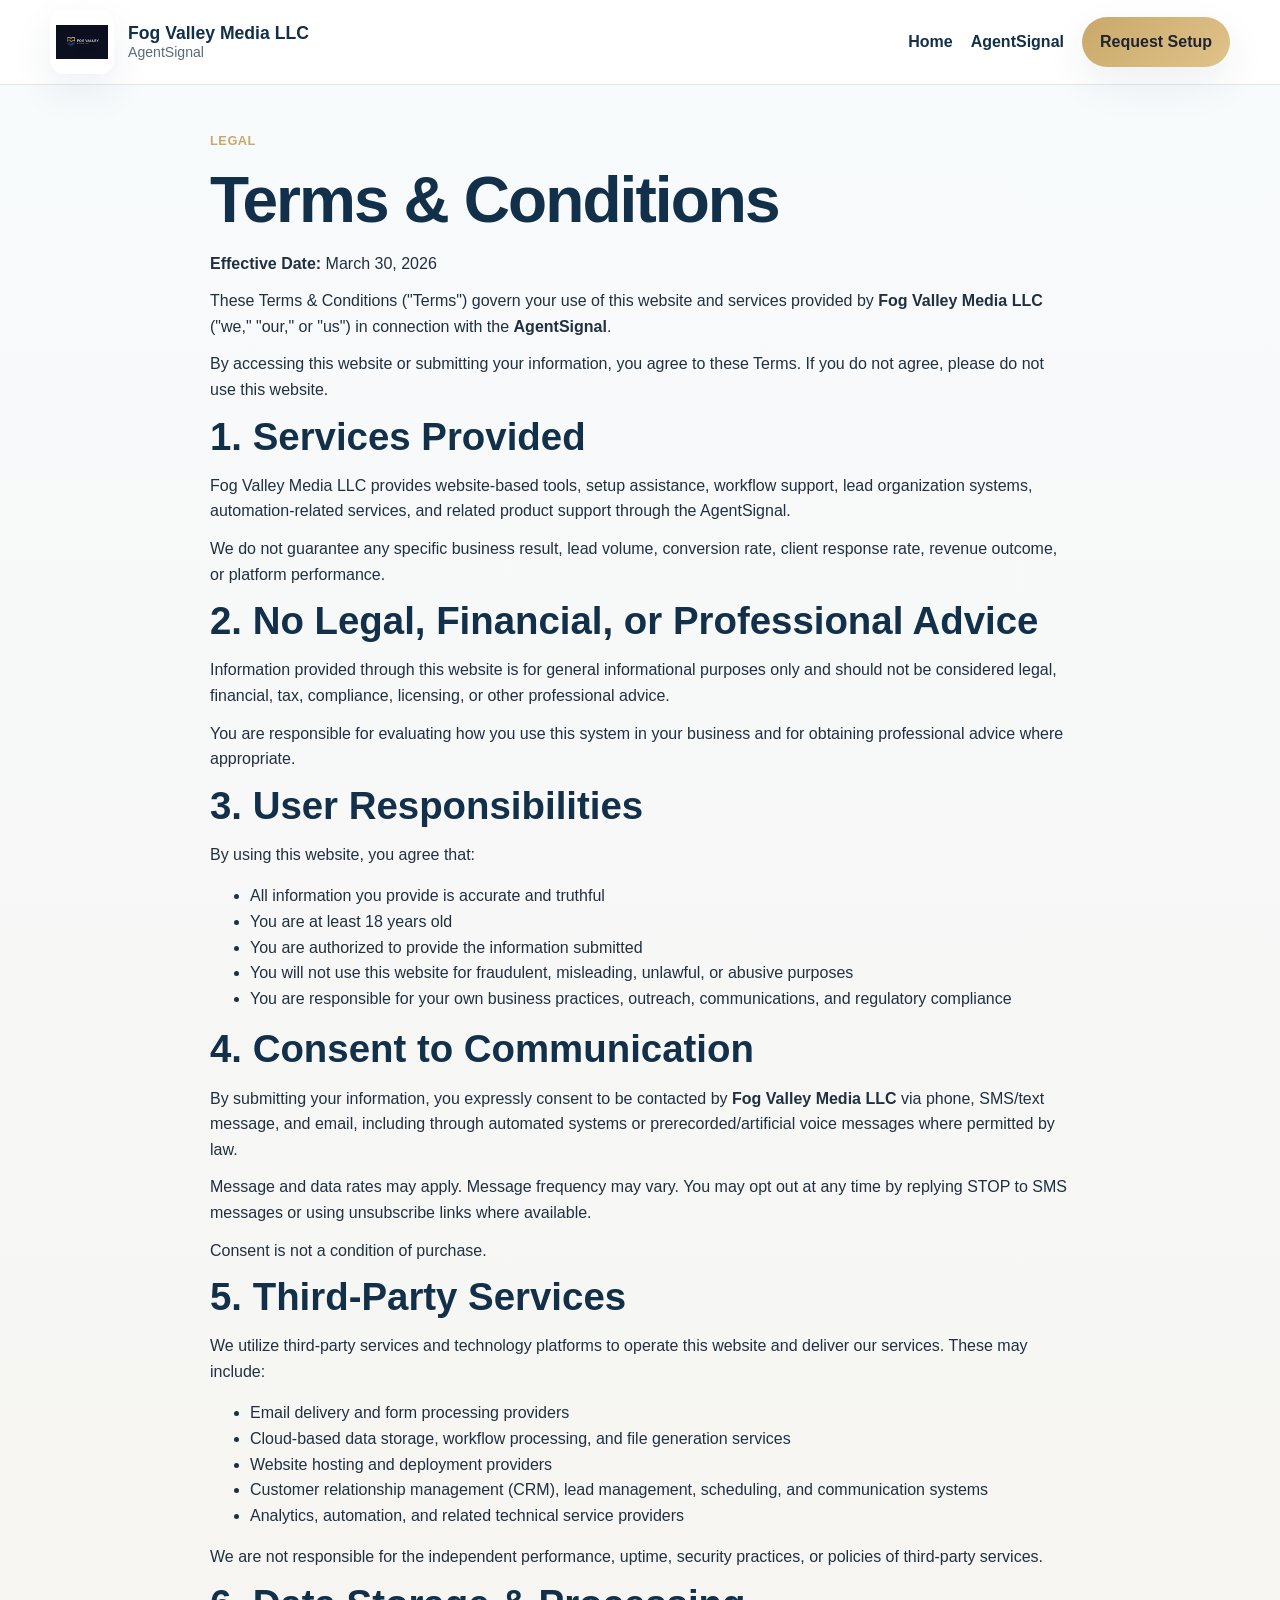
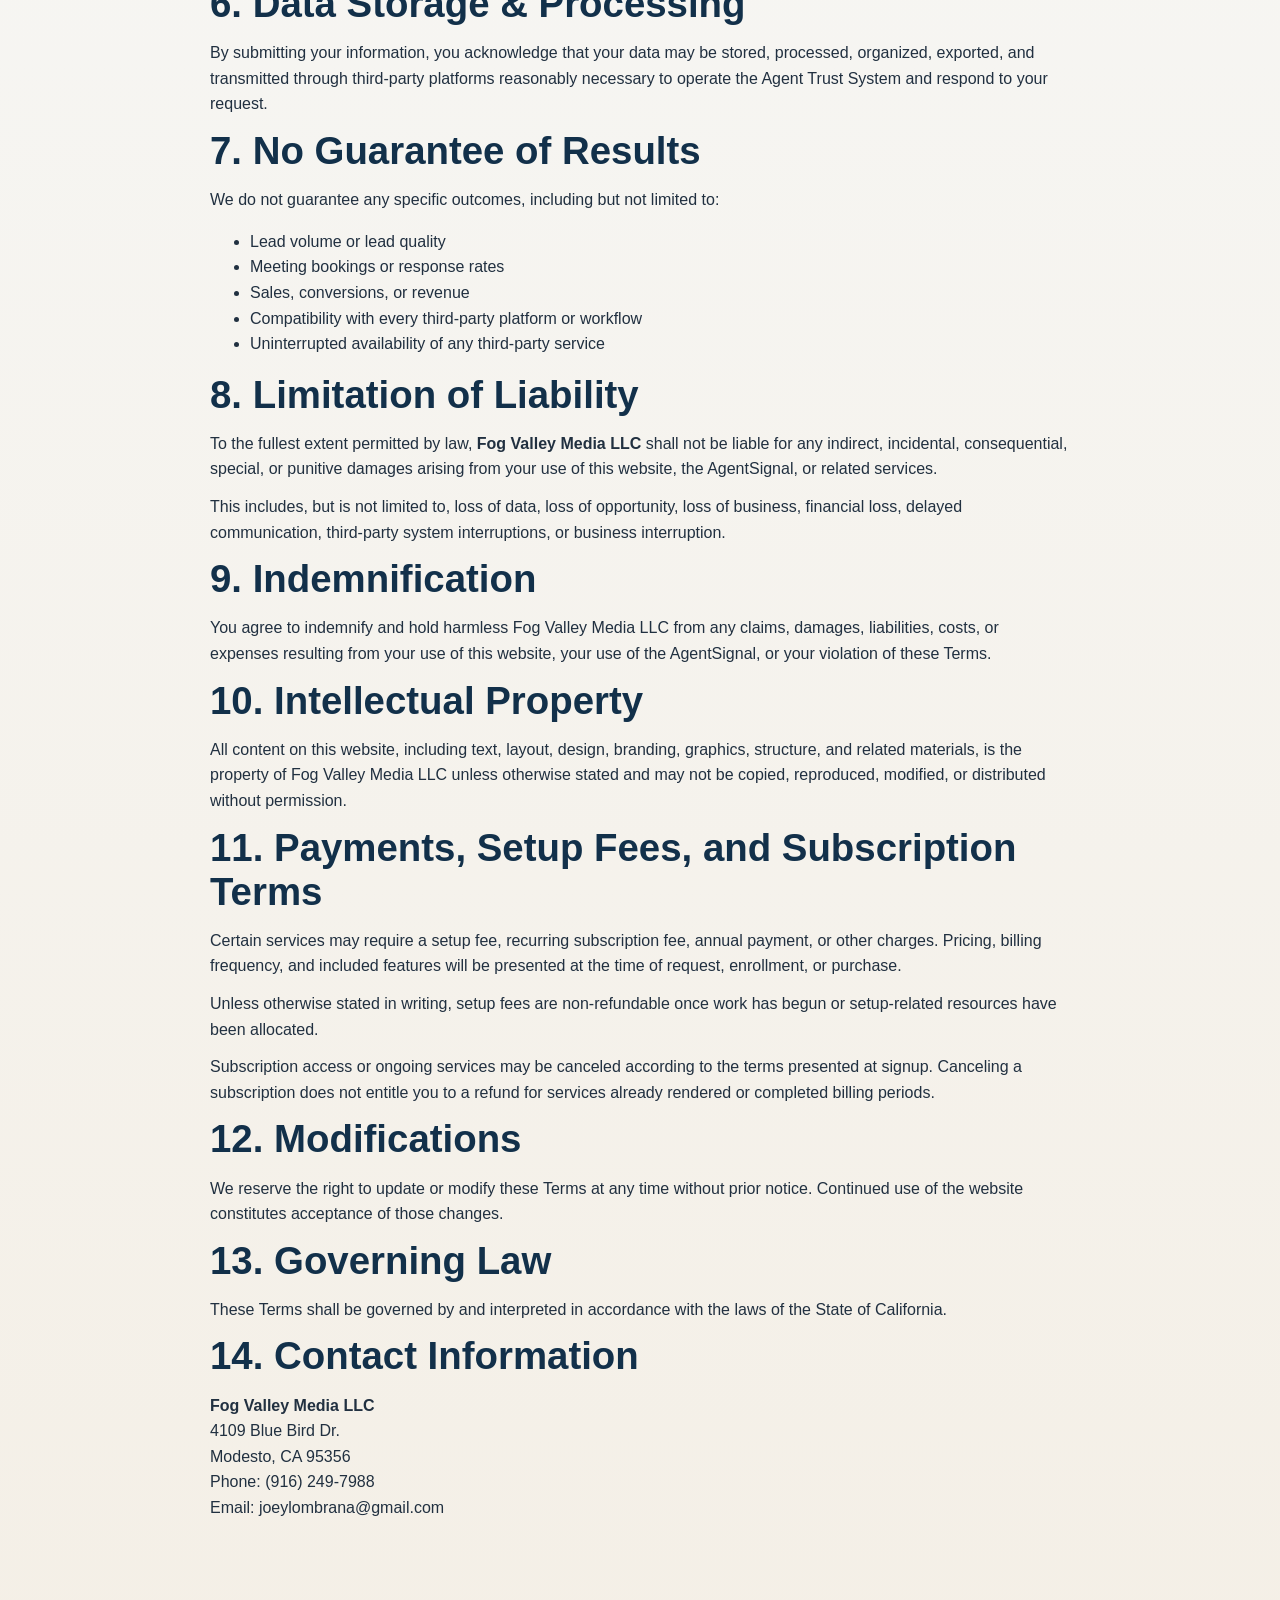
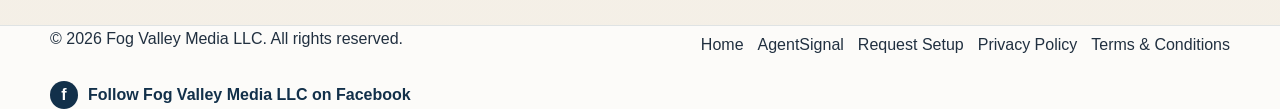
<file: terms.html>
<!DOCTYPE html>
<html lang="en">
<head>
  <meta charset="UTF-8" />
  <meta name="viewport" content="width=device-width, initial-scale=1.0" />
  <title>Terms &amp; Conditions | AgentSignal</title>
  <meta
    name="description"
    content="Terms and Conditions for the AgentSignal, operated by Fog Valley Media LLC."
  />
  <meta name="robots" content="noindex, nofollow" />
  <link rel="stylesheet" href="styles.css?v=2" />
</head>
<body>
  <header class="site-header">
    <div class="container nav-wrap">
      <a href="index.html" class="brand" aria-label="Fog Valley Media home">
        <img src="Fog Valley Logo.png" alt="Fog Valley Media LLC logo" class="brand-logo" />
        <div class="brand-text">
          <span class="brand-name">Fog Valley Media LLC</span>
          <span class="brand-tagline">AgentSignal</span>
        </div>
      </a>

      <button class="menu-toggle" aria-label="Open menu" aria-expanded="false">☰</button>

      <nav class="site-nav">
        <a href="index.html">Home</a>
        <a href="agent-trust-system.html">AgentSignal</a>
        <a href="agent-setup.html" class="nav-cta">Request Setup</a>
      </nav>
    </div>
  </header>

  <main class="section">
    <div class="container narrow">
      <p class="eyebrow">Legal</p>
      <h1 class="page-title">Terms &amp; Conditions</h1>

      <p><strong>Effective Date:</strong> March 30, 2026</p>

      <p>
        These Terms &amp; Conditions ("Terms") govern your use of this website and services provided by
        <strong>Fog Valley Media LLC</strong> ("we," "our," or "us") in connection with the
        <strong>AgentSignal</strong>.
      </p>

      <p>
        By accessing this website or submitting your information, you agree to these Terms. If you do not agree,
        please do not use this website.
      </p>

      <h2>1. Services Provided</h2>
      <p>
        Fog Valley Media LLC provides website-based tools, setup assistance, workflow support, lead organization
        systems, automation-related services, and related product support through the AgentSignal.
      </p>

      <p>
        We do not guarantee any specific business result, lead volume, conversion rate, client response rate,
        revenue outcome, or platform performance.
      </p>

      <h2>2. No Legal, Financial, or Professional Advice</h2>
      <p>
        Information provided through this website is for general informational purposes only and should not be
        considered legal, financial, tax, compliance, licensing, or other professional advice.
      </p>

      <p>
        You are responsible for evaluating how you use this system in your business and for obtaining professional
        advice where appropriate.
      </p>

      <h2>3. User Responsibilities</h2>
      <p>By using this website, you agree that:</p>
      <ul>
        <li>All information you provide is accurate and truthful</li>
        <li>You are at least 18 years old</li>
        <li>You are authorized to provide the information submitted</li>
        <li>You will not use this website for fraudulent, misleading, unlawful, or abusive purposes</li>
        <li>You are responsible for your own business practices, outreach, communications, and regulatory compliance</li>
      </ul>

      <h2>4. Consent to Communication</h2>
      <p>
        By submitting your information, you expressly consent to be contacted by
        <strong>Fog Valley Media LLC</strong> via phone, SMS/text message, and email, including through automated
        systems or prerecorded/artificial voice messages where permitted by law.
      </p>

      <p>
        Message and data rates may apply. Message frequency may vary. You may opt out at any time by replying STOP
        to SMS messages or using unsubscribe links where available.
      </p>

      <p>
        Consent is not a condition of purchase.
      </p>

      <h2>5. Third-Party Services</h2>
      <p>
        We utilize third-party services and technology platforms to operate this website and deliver our services.
        These may include:
      </p>
      <ul>
        <li>Email delivery and form processing providers</li>
        <li>Cloud-based data storage, workflow processing, and file generation services</li>
        <li>Website hosting and deployment providers</li>
        <li>Customer relationship management (CRM), lead management, scheduling, and communication systems</li>
        <li>Analytics, automation, and related technical service providers</li>
      </ul>

      <p>
        We are not responsible for the independent performance, uptime, security practices, or policies of
        third-party services.
      </p>

      <h2>6. Data Storage &amp; Processing</h2>
      <p>
        By submitting your information, you acknowledge that your data may be stored, processed, organized,
        exported, and transmitted through third-party platforms reasonably necessary to operate the Agent Trust
        System and respond to your request.
      </p>

      <h2>7. No Guarantee of Results</h2>
      <p>
        We do not guarantee any specific outcomes, including but not limited to:
      </p>
      <ul>
        <li>Lead volume or lead quality</li>
        <li>Meeting bookings or response rates</li>
        <li>Sales, conversions, or revenue</li>
        <li>Compatibility with every third-party platform or workflow</li>
        <li>Uninterrupted availability of any third-party service</li>
      </ul>

      <h2>8. Limitation of Liability</h2>
      <p>
        To the fullest extent permitted by law, <strong>Fog Valley Media LLC</strong> shall not be liable for any
        indirect, incidental, consequential, special, or punitive damages arising from your use of this website,
        the AgentSignal, or related services.
      </p>

      <p>
        This includes, but is not limited to, loss of data, loss of opportunity, loss of business, financial loss,
        delayed communication, third-party system interruptions, or business interruption.
      </p>

      <h2>9. Indemnification</h2>
      <p>
        You agree to indemnify and hold harmless Fog Valley Media LLC from any claims, damages, liabilities, costs,
        or expenses resulting from your use of this website, your use of the AgentSignal, or your violation
        of these Terms.
      </p>

      <h2>10. Intellectual Property</h2>
      <p>
        All content on this website, including text, layout, design, branding, graphics, structure, and related
        materials, is the property of Fog Valley Media LLC unless otherwise stated and may not be copied,
        reproduced, modified, or distributed without permission.
      </p>

      <h2>11. Payments, Setup Fees, and Subscription Terms</h2>
      <p>
        Certain services may require a setup fee, recurring subscription fee, annual payment, or other charges.
        Pricing, billing frequency, and included features will be presented at the time of request, enrollment,
        or purchase.
      </p>

      <p>
        Unless otherwise stated in writing, setup fees are non-refundable once work has begun or setup-related
        resources have been allocated.
      </p>

      <p>
        Subscription access or ongoing services may be canceled according to the terms presented at signup.
        Canceling a subscription does not entitle you to a refund for services already rendered or completed billing periods.
      </p>

      <h2>12. Modifications</h2>
      <p>
        We reserve the right to update or modify these Terms at any time without prior notice. Continued use of the
        website constitutes acceptance of those changes.
      </p>

      <h2>13. Governing Law</h2>
      <p>
        These Terms shall be governed by and interpreted in accordance with the laws of the State of California.
      </p>

      <h2>14. Contact Information</h2>
      <p>
        <strong>Fog Valley Media LLC</strong><br />
        &#52;&#49;&#48;&#57; Blue Bird Dr.<br />
        Modesto, CA &#57;&#53;&#51;&#53;&#54;<br />
        Phone: (&#57;&#49;&#54;) &#50;&#52;&#57;-&#55;&#57;&#56;&#56;<br />
        Email: <a href="mailto:joeylombrana@gmail.com">joeylombrana&#64;gmail&#46;com</a>
      </p>
    </div>
  </main>

  <footer class="site-footer">
    <div class="container footer-inner">
      <p>© <span id="year"></span> Fog Valley Media LLC. All rights reserved.</p>
      <nav class="footer-nav">
        <a href="index.html">Home</a>
        <a href="agent-trust-system.html">AgentSignal</a>
        <a href="agent-setup.html">Request Setup</a>
        <a href="privacy.html">Privacy Policy</a>
        <a href="terms.html">Terms &amp; Conditions</a>
      </nav>
      <a
        class="social-link"
        href="https://www.facebook.com/profile.php?id=61577456360968"
        target="_blank"
        rel="noopener noreferrer"
        aria-label="Follow Fog Valley Media LLC on Facebook"
      >
        <span class="social-icon">f</span>
        <span>Follow Fog Valley Media LLC on Facebook</span>
      </a>
    </div>
  </footer>

  <script src="script.js?v=27"></script>
</body>
</html>
</file>
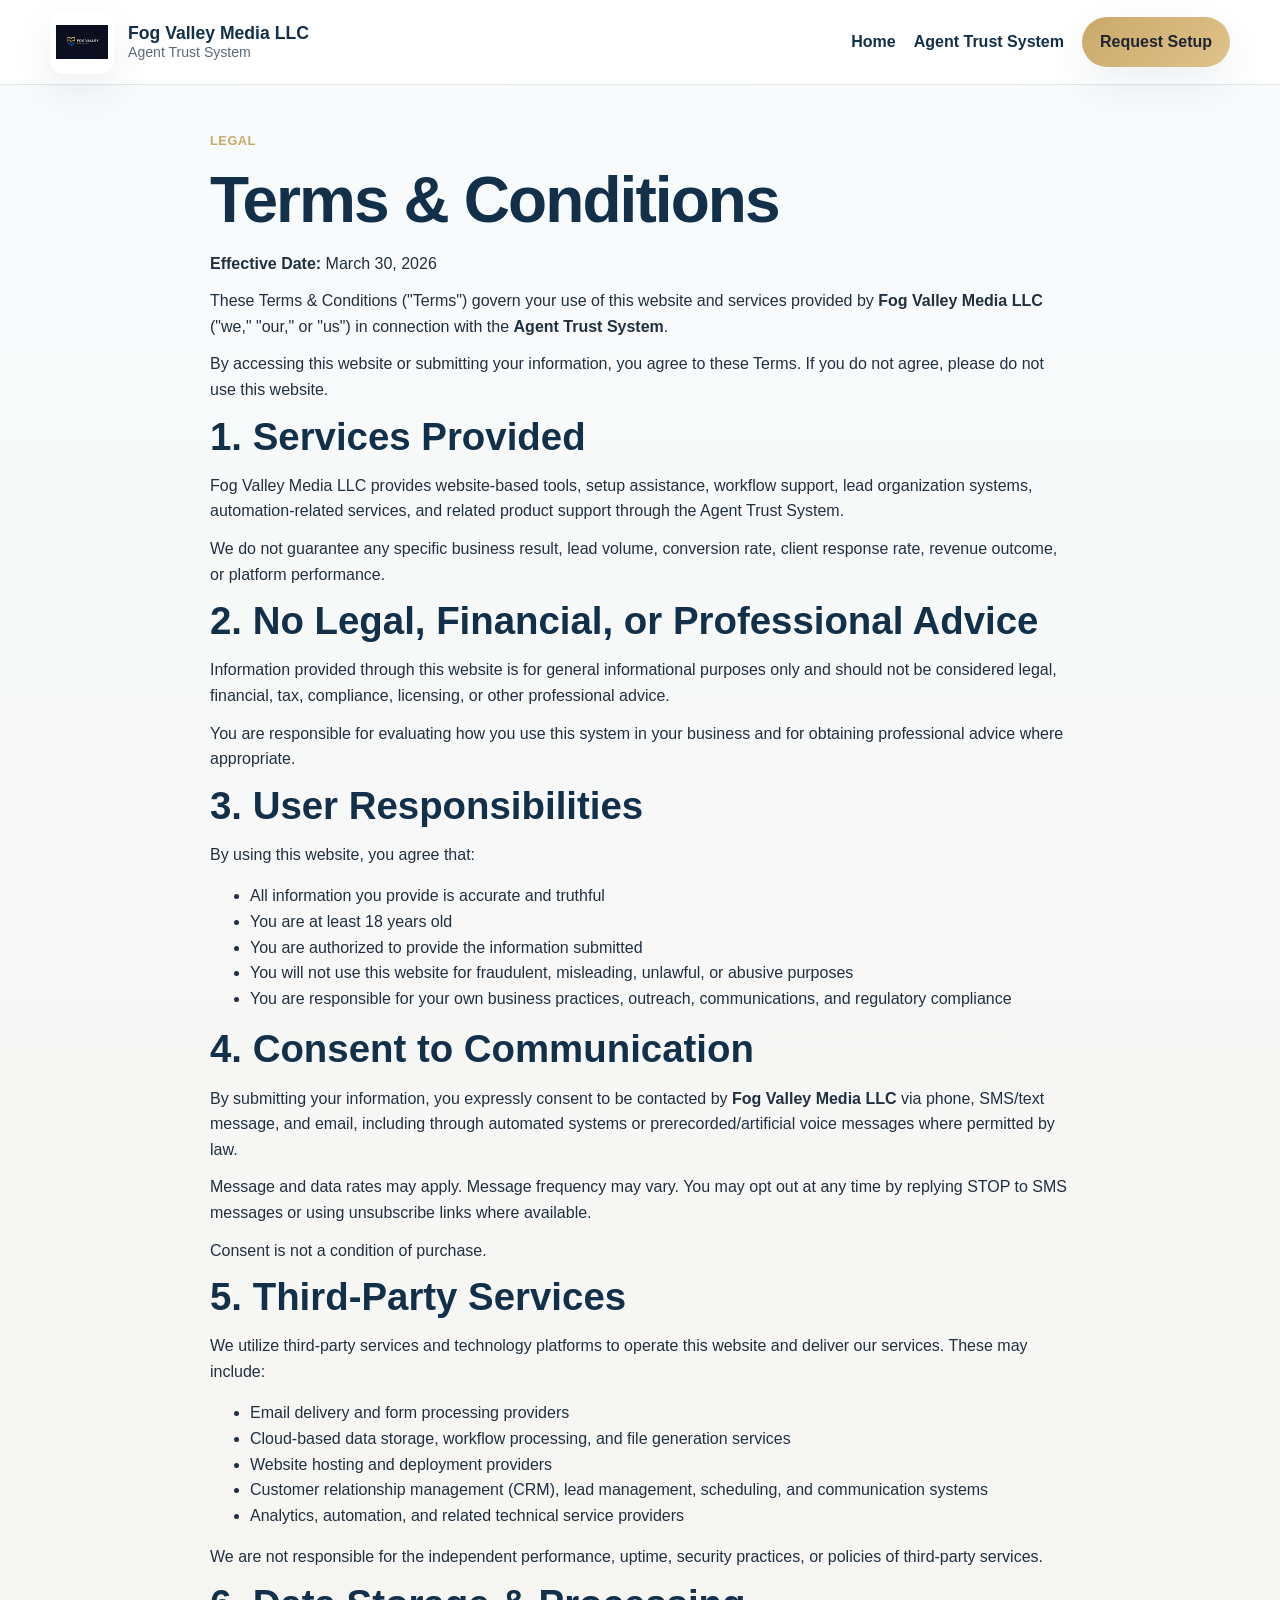
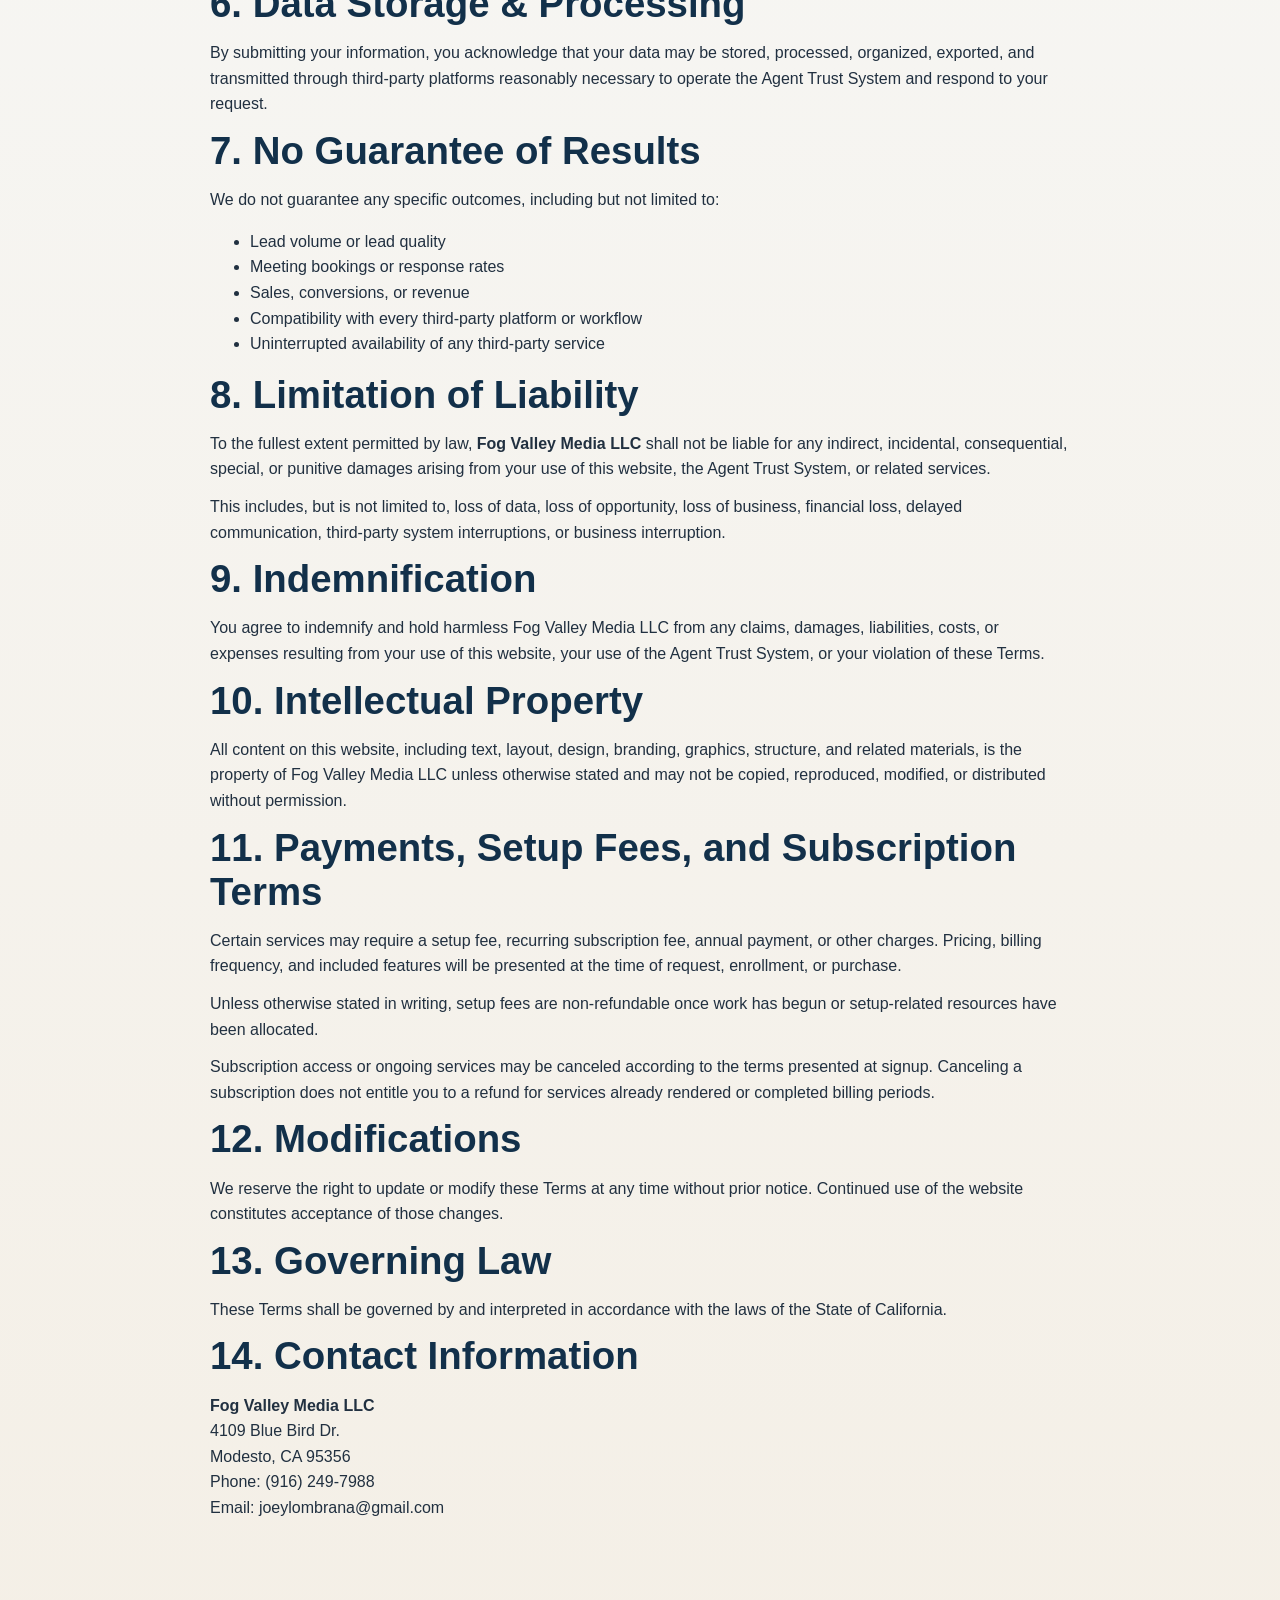
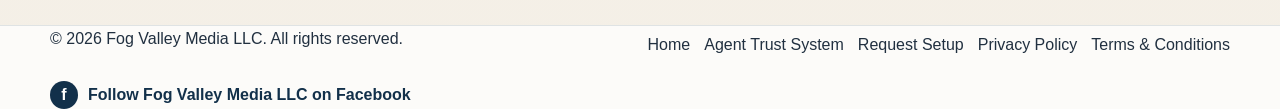
<file: Terms.html>
<!DOCTYPE html>
<html lang="en">
<head>
  <meta charset="UTF-8" />
  <meta name="viewport" content="width=device-width, initial-scale=1.0" />
  <title>Terms &amp; Conditions | Agent Trust System</title>
  <meta
    name="description"
    content="Terms and Conditions for the Agent Trust System, operated by Fog Valley Media LLC."
  />
  <meta name="robots" content="noindex, nofollow" />
  <link rel="stylesheet" href="styles.css?v=2" />
</head>
<body>
  <header class="site-header">
    <div class="container nav-wrap">
      <a href="index.html" class="brand" aria-label="Fog Valley Media home">
        <img src="Fog Valley Logo.png" alt="Fog Valley Media LLC logo" class="brand-logo" />
        <div class="brand-text">
          <span class="brand-name">Fog Valley Media LLC</span>
          <span class="brand-tagline">Agent Trust System</span>
        </div>
      </a>

      <button class="menu-toggle" aria-label="Open menu" aria-expanded="false">☰</button>

      <nav class="site-nav">
        <a href="index.html">Home</a>
        <a href="agent-trust-system.html">Agent Trust System</a>
        <a href="agent-setup.html" class="nav-cta">Request Setup</a>
      </nav>
    </div>
  </header>

  <main class="section">
    <div class="container narrow">
      <p class="eyebrow">Legal</p>
      <h1 class="page-title">Terms &amp; Conditions</h1>

      <p><strong>Effective Date:</strong> March 30, 2026</p>

      <p>
        These Terms &amp; Conditions ("Terms") govern your use of this website and services provided by
        <strong>Fog Valley Media LLC</strong> ("we," "our," or "us") in connection with the
        <strong>Agent Trust System</strong>.
      </p>

      <p>
        By accessing this website or submitting your information, you agree to these Terms. If you do not agree,
        please do not use this website.
      </p>

      <h2>1. Services Provided</h2>
      <p>
        Fog Valley Media LLC provides website-based tools, setup assistance, workflow support, lead organization
        systems, automation-related services, and related product support through the Agent Trust System.
      </p>

      <p>
        We do not guarantee any specific business result, lead volume, conversion rate, client response rate,
        revenue outcome, or platform performance.
      </p>

      <h2>2. No Legal, Financial, or Professional Advice</h2>
      <p>
        Information provided through this website is for general informational purposes only and should not be
        considered legal, financial, tax, compliance, licensing, or other professional advice.
      </p>

      <p>
        You are responsible for evaluating how you use this system in your business and for obtaining professional
        advice where appropriate.
      </p>

      <h2>3. User Responsibilities</h2>
      <p>By using this website, you agree that:</p>
      <ul>
        <li>All information you provide is accurate and truthful</li>
        <li>You are at least 18 years old</li>
        <li>You are authorized to provide the information submitted</li>
        <li>You will not use this website for fraudulent, misleading, unlawful, or abusive purposes</li>
        <li>You are responsible for your own business practices, outreach, communications, and regulatory compliance</li>
      </ul>

      <h2>4. Consent to Communication</h2>
      <p>
        By submitting your information, you expressly consent to be contacted by
        <strong>Fog Valley Media LLC</strong> via phone, SMS/text message, and email, including through automated
        systems or prerecorded/artificial voice messages where permitted by law.
      </p>

      <p>
        Message and data rates may apply. Message frequency may vary. You may opt out at any time by replying STOP
        to SMS messages or using unsubscribe links where available.
      </p>

      <p>
        Consent is not a condition of purchase.
      </p>

      <h2>5. Third-Party Services</h2>
      <p>
        We utilize third-party services and technology platforms to operate this website and deliver our services.
        These may include:
      </p>
      <ul>
        <li>Email delivery and form processing providers</li>
        <li>Cloud-based data storage, workflow processing, and file generation services</li>
        <li>Website hosting and deployment providers</li>
        <li>Customer relationship management (CRM), lead management, scheduling, and communication systems</li>
        <li>Analytics, automation, and related technical service providers</li>
      </ul>

      <p>
        We are not responsible for the independent performance, uptime, security practices, or policies of
        third-party services.
      </p>

      <h2>6. Data Storage &amp; Processing</h2>
      <p>
        By submitting your information, you acknowledge that your data may be stored, processed, organized,
        exported, and transmitted through third-party platforms reasonably necessary to operate the Agent Trust
        System and respond to your request.
      </p>

      <h2>7. No Guarantee of Results</h2>
      <p>
        We do not guarantee any specific outcomes, including but not limited to:
      </p>
      <ul>
        <li>Lead volume or lead quality</li>
        <li>Meeting bookings or response rates</li>
        <li>Sales, conversions, or revenue</li>
        <li>Compatibility with every third-party platform or workflow</li>
        <li>Uninterrupted availability of any third-party service</li>
      </ul>

      <h2>8. Limitation of Liability</h2>
      <p>
        To the fullest extent permitted by law, <strong>Fog Valley Media LLC</strong> shall not be liable for any
        indirect, incidental, consequential, special, or punitive damages arising from your use of this website,
        the Agent Trust System, or related services.
      </p>

      <p>
        This includes, but is not limited to, loss of data, loss of opportunity, loss of business, financial loss,
        delayed communication, third-party system interruptions, or business interruption.
      </p>

      <h2>9. Indemnification</h2>
      <p>
        You agree to indemnify and hold harmless Fog Valley Media LLC from any claims, damages, liabilities, costs,
        or expenses resulting from your use of this website, your use of the Agent Trust System, or your violation
        of these Terms.
      </p>

      <h2>10. Intellectual Property</h2>
      <p>
        All content on this website, including text, layout, design, branding, graphics, structure, and related
        materials, is the property of Fog Valley Media LLC unless otherwise stated and may not be copied,
        reproduced, modified, or distributed without permission.
      </p>

      <h2>11. Payments, Setup Fees, and Subscription Terms</h2>
      <p>
        Certain services may require a setup fee, recurring subscription fee, annual payment, or other charges.
        Pricing, billing frequency, and included features will be presented at the time of request, enrollment,
        or purchase.
      </p>

      <p>
        Unless otherwise stated in writing, setup fees are non-refundable once work has begun or setup-related
        resources have been allocated.
      </p>

      <p>
        Subscription access or ongoing services may be canceled according to the terms presented at signup.
        Canceling a subscription does not entitle you to a refund for services already rendered or completed billing periods.
      </p>

      <h2>12. Modifications</h2>
      <p>
        We reserve the right to update or modify these Terms at any time without prior notice. Continued use of the
        website constitutes acceptance of those changes.
      </p>

      <h2>13. Governing Law</h2>
      <p>
        These Terms shall be governed by and interpreted in accordance with the laws of the State of California.
      </p>

      <h2>14. Contact Information</h2>
      <p>
        <strong>Fog Valley Media LLC</strong><br />
        &#52;&#49;&#48;&#57; Blue Bird Dr.<br />
        Modesto, CA &#57;&#53;&#51;&#53;&#54;<br />
        Phone: (&#57;&#49;&#54;) &#50;&#52;&#57;-&#55;&#57;&#56;&#56;<br />
        Email: <a href="mailto:joeylombrana@gmail.com">joeylombrana&#64;gmail&#46;com</a>
      </p>
    </div>
  </main>

  <footer class="site-footer">
    <div class="container footer-inner">
      <p>© <span id="year"></span> Fog Valley Media LLC. All rights reserved.</p>
      <nav class="footer-nav">
        <a href="index.html">Home</a>
        <a href="agent-trust-system.html">Agent Trust System</a>
        <a href="agent-setup.html">Request Setup</a>
        <a href="privacy.html">Privacy Policy</a>
        <a href="terms.html">Terms &amp; Conditions</a>
      </nav>
      <a
        class="social-link"
        href="https://www.facebook.com/profile.php?id=61577456360968"
        target="_blank"
        rel="noopener noreferrer"
        aria-label="Follow Fog Valley Media LLC on Facebook"
      >
        <span class="social-icon">f</span>
        <span>Follow Fog Valley Media LLC on Facebook</span>
      </a>
    </div>
  </footer>

  <script src="script.js?v=27"></script>
</body>
</html>
</file>
<file: styles.css>
:root {
  --navy: #12304a;
  --navy-2: #1c4768;
  --charcoal: #2f3440;
  --cream: #f7f3ea;
  --white: #ffffff;
  --soft-gold: #c9a96a;
  --gold-2: #e0c38b;
  --muted-blue: #7d95ab;
  --blue-gray: #e8eef4;
  --text: #213040;
  --text-soft: #5a6a79;
  --border: rgba(18, 48, 74, 0.12);
  --shadow: 0 16px 40px rgba(18, 48, 74, 0.08);
  --shadow-hover: 0 22px 50px rgba(18, 48, 74, 0.14);
  --radius: 18px;
  --max: 1180px;
  --transition: 0.32s ease;
}

*,
*::before,
*::after {
  box-sizing: border-box;
}

html {
  scroll-behavior: smooth;
}

body {
  margin: 0;
  font-family: "Inter", "Segoe UI", Arial, sans-serif;
  background: linear-gradient(180deg, #f8fbfd 0%, #f4efe6 100%);
  color: var(--text);
  line-height: 1.6;
  -webkit-font-smoothing: antialiased;
  text-rendering: optimizeLegibility;
}

img {
  display: block;
  max-width: 100%;
}

a {
  color: inherit;
  text-decoration: none;
}

button,
input,
textarea,
select {
  font: inherit;
}

/* Layout */
.container {
  width: min(calc(100% - 32px), var(--max));
  margin: 0 auto;
}

.narrow {
  width: min(calc(100% - 32px), 860px);
  margin: 0 auto;
}

.section {
  padding: 42px 0;
}

.section-sm {
  padding-top: 24px;
}

/* Header */
.site-header {
  position: sticky;
  top: 0;
  z-index: 20;
  background: rgba(255, 255, 255, 0.9);
  backdrop-filter: blur(10px);
  -webkit-backdrop-filter: blur(10px);
  border-bottom: 1px solid var(--border);
}

.nav-wrap {
  display: flex;
  align-items: center;
  justify-content: space-between;
  gap: 20px;
  min-height: 84px;
}

.brand {
  display: flex;
  align-items: center;
  gap: 14px;
  min-width: 0;
}

.brand-logo {
  width: 64px;
  height: 64px;
  object-fit: contain;
  border-radius: 14px;
  background: #fff;
  box-shadow: var(--shadow);
  padding: 6px;
  transition: transform var(--transition), box-shadow var(--transition);
}

.brand:hover .brand-logo {
  transform: translateY(-2px);
  box-shadow: var(--shadow-hover);
}

.brand-text {
  display: flex;
  flex-direction: column;
  min-width: 0;
}

.brand-name {
  font-size: 1.1rem;
  font-weight: 800;
  color: var(--navy);
  line-height: 1.2;
}

.brand-tagline {
  font-size: 0.88rem;
  color: var(--text-soft);
  line-height: 1.25;
}

.site-nav {
  display: flex;
  align-items: center;
  gap: 18px;
}

.site-nav a {
  color: var(--navy);
  font-weight: 600;
  transition: color var(--transition), opacity var(--transition);
}

.site-nav a:hover {
  color: var(--navy-2);
}

.site-nav a.active {
  color: var(--soft-gold);
}

.nav-cta {
  padding: 12px 18px;
  background: linear-gradient(135deg, var(--soft-gold), var(--gold-2));
  border-radius: 999px;
  color: #1f2430 !important;
  box-shadow: var(--shadow);
  transition:
    transform var(--transition),
    box-shadow var(--transition),
    filter var(--transition);
}

.nav-cta:hover {
  transform: translateY(-2px);
  box-shadow: var(--shadow-hover);
  filter: saturate(1.03);
}

.menu-toggle {
  display: none;
  border: 0;
  background: transparent;
  font-size: 1.5rem;
  color: var(--navy);
  cursor: pointer;
  padding: 0;
}

/* Typography */
.hero-copy h1,
.page-title {
  margin: 0 0 16px;
  font-size: clamp(2.4rem, 5vw, 4.3rem);
  line-height: 1.05;
  color: var(--navy);
  letter-spacing: -0.03em;
}

h2 {
  color: var(--navy);
  font-size: clamp(1.8rem, 3vw, 2.6rem);
  margin: 0 0 14px;
  line-height: 1.15;
}

h3 {
  color: var(--navy);
  margin: 0 0 10px;
  line-height: 1.2;
}

p {
  margin: 0 0 12px;
}

.eyebrow {
  display: inline-block;
  margin: 0 0 16px;
  color: var(--soft-gold);
  font-weight: 700;
  letter-spacing: 0.04em;
  text-transform: uppercase;
  font-size: 0.8rem;
}

.hero-subheadline,
.page-intro {
  font-size: 1.15rem;
  color: var(--text);
  margin: 0 0 12px;
}

.hero-support,
.about-copy p,
.verify-card p,
.services-cta-text,
.verify-list,
.trust-card p,
.why-here p {
  color: var(--text-soft);
}

/* Buttons */
.btn {
  display: inline-flex;
  align-items: center;
  justify-content: center;
  border: 0;
  cursor: pointer;
  padding: 14px 22px;
  border-radius: 999px;
  font-weight: 800;
  transition:
    transform var(--transition),
    opacity var(--transition),
    box-shadow var(--transition),
    filter var(--transition);
}

.btn:hover {
  transform: translateY(-2px);
}

.btn-primary {
  background: linear-gradient(135deg, var(--soft-gold), var(--gold-2));
  color: #1f2430;
  box-shadow: var(--shadow);
}

.btn-primary:hover {
  box-shadow: var(--shadow-hover);
  filter: saturate(1.03);
}

.btn-secondary {
  background: rgba(255, 255, 255, 0.86);
  color: var(--navy);
  border: 1px solid var(--border);
  box-shadow: var(--shadow);
}

.btn-secondary:hover {
  box-shadow: var(--shadow);
}

.centered-cta {
  display: flex;
  justify-content: center;
  gap: 14px;
  flex-wrap: wrap;
}

/* Home / landing layouts */
.hero {
  padding: 48px 0 24px;
}

.hero-grid {
  display: grid;
  grid-template-columns: 1.08fr 0.92fr;
  gap: 30px;
  align-items: center;
}

.hero-copy,
.about-copy,
.form-shell,
.trust-card,
.verify-card {
  background: rgba(255, 255, 255, 0.86);
  border: 1px solid var(--border);
  border-radius: var(--radius);
  box-shadow: var(--shadow);
}

.hero-copy {
  padding: 30px;
}

.hero-actions {
  display: flex;
  gap: 14px;
  flex-wrap: wrap;
  margin-top: 20px;
}

.hero-visual {
  min-width: 0;
}

.art-grid {
  display: grid;
  grid-template-columns: 1fr;
  gap: 18px;
}

.art-card {
  position: relative;
  height: 180px;
  border-radius: 18px;
  overflow: hidden;
  background-size: cover;
  background-position: center;
  box-shadow: var(--shadow);
  transition: transform var(--transition), box-shadow var(--transition);
}

.art-card:hover {
  transform: translateY(-4px);
  box-shadow: var(--shadow-hover);
}

.art-home-1 {
  grid-column: 1 / -1;
  min-height: 250px;
  background:
    linear-gradient(135deg, rgba(18, 48, 74, 0.14), rgba(201, 169, 106, 0.08)),
    url("suburban-family-home.jpg") center/cover no-repeat;
}

.art-home-2 {
  background:
    linear-gradient(135deg, rgba(18, 48, 74, 0.14), rgba(201, 169, 106, 0.08)),
    url("starter-home.jpg") center/cover no-repeat;
}

.art-home-3 {
  background:
    linear-gradient(135deg, rgba(18, 48, 74, 0.14), rgba(201, 169, 106, 0.08)),
    url("upscale-townhome.jpg") center/cover no-repeat;
}

.art-home-1::before,
.art-home-2::before,
.art-home-3::before {
  content: "";
  position: absolute;
  inset: 0;
  background: linear-gradient(
    135deg,
    rgba(18, 48, 74, 0.62),
    rgba(28, 71, 104, 0.18)
  );
  border-radius: inherit;
  z-index: 0;
}

.art-home-1 > *,
.art-home-2 > *,
.art-home-3 > * {
  position: relative;
  z-index: 1;
}

.art-overlay {
  position: absolute;
  left: 0;
  right: 0;
  bottom: 12px;
  padding: 18px;
  background: linear-gradient(180deg, transparent, rgba(18,48,74,0.78));
  color: var(--white);
}

.art-overlay strong {
  display: block;
  margin-bottom: 4px;
  font-size: 1rem;
}

.art-overlay span {
  font-size: 0.92rem;
  opacity: 0.95;
}

.about-grid {
  display: grid;
  grid-template-columns: 0.9fr 1.1fr;
  gap: 28px;
  align-items: center;
}

.about-image-wrap {
  background: linear-gradient(180deg, #fff, #f7f3ea);
  padding: 18px;
  border: 1px solid var(--border);
  border-radius: var(--radius);
  box-shadow: var(--shadow);
}

.about-image {
  width: 100%;
  border-radius: 14px;
  object-fit: contain;
  background: #fff;
  transition: transform var(--transition), box-shadow var(--transition);
}

.about-image:hover {
  transform: translateY(-3px);
  box-shadow: var(--shadow-hover);
}

.about-copy {
  padding: 24px;
}

.trust-grid,
.verification-grid {
  display: grid;
  grid-template-columns: repeat(2, 1fr);
  gap: 18px;
  margin-top: 22px;
}

.trust-card,
.verify-card {
  padding: 22px;
  transition: transform var(--transition), box-shadow var(--transition);
}

.trust-card:hover,
.verify-card:hover {
  transform: translateY(-3px);
  box-shadow: var(--shadow-hover);
}

/* Services flip cards */
.card-grid {
  display: grid;
  grid-template-columns: repeat(3, 1fr);
  gap: 22px;
  padding-top: 22px;
  align-items: stretch;
}

.flip-card {
  width: 100%;
  height: 340px;
  perspective: 1200px;
  background: transparent;
  border: 0;
  padding: 0;
  margin: 0;
  cursor: pointer;
  text-align: left;
  display: block;
}

.flip-card-inner {
  position: relative;
  width: 100%;
  height: 100%;
  transform-style: preserve-3d;
  transition: transform 0.7s ease;
}

.flip-card.is-flipped .flip-card-inner {
  transform: rotateY(180deg);
}

.flip-card-front,
.flip-card-back {
  position: absolute;
  inset: 0;
  width: 100%;
  height: 100%;
  backface-visibility: hidden;
  border: 1px solid var(--border);
  border-radius: var(--radius);
  overflow: hidden;
  box-shadow: var(--shadow);
  transition: transform var(--transition), box-shadow var(--transition);
}

.flip-card-front {
  color: var(--white);
  display: flex;
  align-items: flex-end;
  justify-content: flex-start;
}

.flip-card-back {
  background: linear-gradient(180deg, #fff, #f7f3ea);
  padding: 22px;
  transform: rotateY(180deg);
}

.image-card {
  background-size: cover;
  background-repeat: no-repeat;
  position: relative;
  transition: transform 0.35s ease, box-shadow 0.35s ease;
}

.image-card::before {
  content: "";
  position: absolute;
  inset: 0;
  background: linear-gradient(
    180deg,
    rgba(18,48,74,0.12) 0%,
    rgba(18,48,74,0.34) 45%,
    rgba(18,48,74,0.76) 100%
  );
  transition: background 0.35s ease;
}

.flip-card:hover .image-card {
  transform: scale(1.03) translateY(-3px);
  box-shadow: var(--shadow-hover);
}

.flip-card:hover .image-card::before {
  background: linear-gradient(
    180deg,
    rgba(18,48,74,0.18) 0%,
    rgba(18,48,74,0.42) 45%,
    rgba(18,48,74,0.82) 100%
  );
}

.image-mortgage {
  background-image: url("mortgageprotection.jpg");
  background-position: center 30%;
}

.image-finalexpense {
  background-image: url("finalexpense.jpg");
  background-position: center 42%;
}

.image-wholelife {
  background-image: url("wholelife.jpg");
  background-position: center 30%;
}

.service-overlay {
  position: relative;
  z-index: 1;
  width: 100%;
  padding: 24px 22px;
}

.service-overlay h2 {
  color: var(--white);
  margin: 0 0 6px;
  font-size: 1.55rem;
  line-height: 1.15;
}

.micro-line {
  color: rgba(255,255,255,0.92);
  margin: 0;
  font-size: 0.95rem;
}

/* Verification */
.verify-list {
  padding-left: 18px;
  margin: 0;
}

/* Forms */
.form-shell {
  padding: 24px;
}

.review-form {
  width: 100%;
}

.form-grid {
  display: grid;
  grid-template-columns: repeat(2, 1fr);
  gap: 18px;
}

.field {
  display: flex;
  flex-direction: column;
  gap: 8px;
}

.field-full {
  grid-column: 1 / -1;
}

.field label,
.checkbox-group legend {
  font-weight: 700;
  color: var(--navy);
}

.field input,
.field textarea,
.field select {
  width: 100%;
  padding: 13px 14px;
  border: 1px solid var(--border);
  border-radius: 14px;
  background: rgba(255,255,255,0.96);
  color: var(--text);
  outline: none;
  transition:
    border-color var(--transition),
    box-shadow var(--transition),
    background var(--transition);
}

.field input::placeholder,
.field textarea::placeholder {
  color: #7f8d99;
}

.field input:focus,
.field textarea:focus,
.field select:focus {
  border-color: rgba(201, 169, 106, 0.7);
  box-shadow: 0 0 0 3px rgba(201, 169, 106, 0.18);
}

.checkbox-group,
.consent-wrap,
.captcha-wrap {
  border: 1px solid var(--border);
  border-radius: 16px;
  padding: 18px;
  background: rgba(255,255,255,0.72);
}

.checkbox-group legend {
  padding: 0 6px;
}

.checkbox-group label,
.consent-label {
  display: flex;
  align-items: flex-start;
  gap: 10px;
  color: var(--text);
}

.consent-label span {
  line-height: 1.6;
}

.checkbox-group input[type="checkbox"],
.consent-label input[type="checkbox"] {
  margin-top: 2px;
}

.consent-note,
.privacy-link {
  font-size: 0.92rem;
  color: var(--text-soft);
}

.honeypot {
  position: absolute;
  left: -9999px;
  opacity: 0;
  pointer-events: none;
}

.thank-you {
  margin-top: 22px;
  padding: 22px;
  border-radius: 16px;
  background: linear-gradient(180deg, #f7f3ea, #ffffff);
  border: 1px solid var(--border);
}

.hidden {
  display: none;
}

/* Footer */
.site-footer {
  margin-top: 50px;
  border-top: 1px solid var(--border);
  background: rgba(255,255,255,0.75);
}

.footer-inner {
  min-height: 76px;
  display: flex;
  align-items: center;
  justify-content: space-between;
  gap: 18px;
  flex-wrap: wrap;
}

.footer-nav {
  display: flex;
  gap: 14px;
  flex-wrap: wrap;
}

.social-link {
  display: inline-flex;
  align-items: center;
  gap: 10px;
  color: var(--navy);
  font-weight: 600;
}

.social-icon {
  width: 28px;
  height: 28px;
  display: inline-flex;
  align-items: center;
  justify-content: center;
  border-radius: 999px;
  background: var(--navy);
  color: var(--white);
  font-weight: 800;
  line-height: 1;
  font-family: Arial, sans-serif;
}

/* Responsive */
@media (max-width: 980px) {
  .hero-grid,
  .about-grid,
  .card-grid,
  .verification-grid,
  .trust-grid,
  .form-grid {
    grid-template-columns: 1fr;
  }

  .site-nav {
    position: absolute;
    right: 16px;
    top: 84px;
    display: none;
    flex-direction: column;
    align-items: stretch;
    background: rgba(255,255,255,0.98);
    border: 1px solid var(--border);
    border-radius: 16px;
    padding: 14px;
    box-shadow: var(--shadow);
    min-width: 220px;
  }

  .site-nav.open {
    display: flex;
  }

  .menu-toggle {
    display: block;
  }

  .nav-wrap {
    position: relative;
  }
}

@media (max-width: 640px) {
  .brand-logo {
    width: 54px;
    height: 54px;
  }

  .brand-name {
    font-size: 1rem;
  }

  .brand-tagline {
    font-size: 0.8rem;
  }

  .hero {
    padding-top: 34px;
  }

  .btn,
  .nav-cta {
    width: 100%;
  }

  .hero-actions,
  .centered-cta {
    flex-direction: column;
    align-items: stretch;
  }

  .flip-card {
    height: 460px !important;
    margin-bottom: 28px;
  }

  .flip-card-inner {
    height: 460px !important;
    min-height: 460px !important;
  }

  .flip-card-front,
  .flip-card-back {
    height: 460px !important;
    min-height: 460px !important;
  }

  .flip-card-back {
    padding: 28px 20px !important;
    overflow-y: auto;
  }

  .card-grid {
    gap: 28px;
  }

  .form-shell,
  .trust-card,
  .verify-card,
  .about-image-wrap {
    padding: 18px;
  }

  .service-overlay {
    padding: 20px 18px;
  }

  .service-overlay h2 {
    font-size: 1.35rem;
  }

  .art-overlay {
    bottom: 8px;
    padding: 14px;
  }
}

@media (prefers-reduced-motion: reduce) {
  html {
    scroll-behavior: auto;
  }

  *,
  *::before,
  *::after {
    animation: none !important;
    transition: none !important;
  }
}
.hero-callout {
  margin-top: 16px;
  font-weight: 700;
  font-size: 1.05rem;
  color: #c9a96a;
}
</file>
